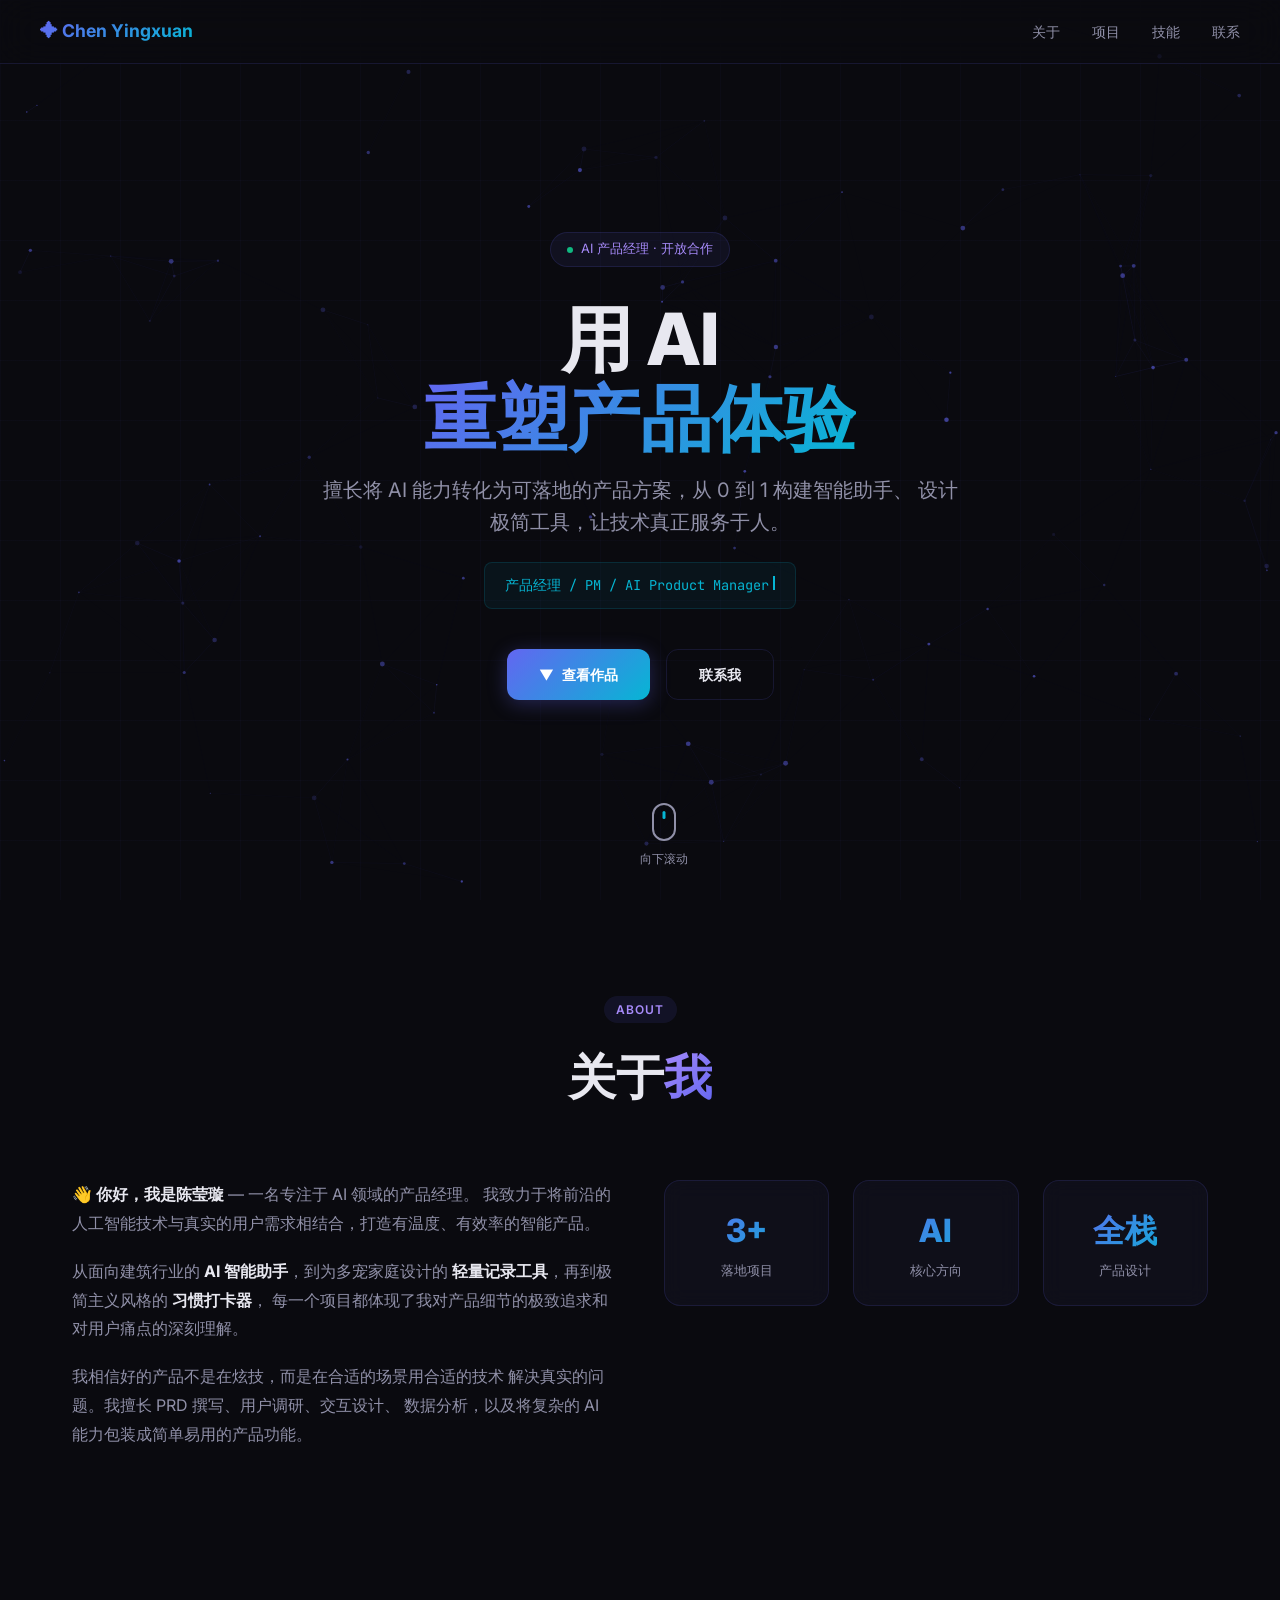
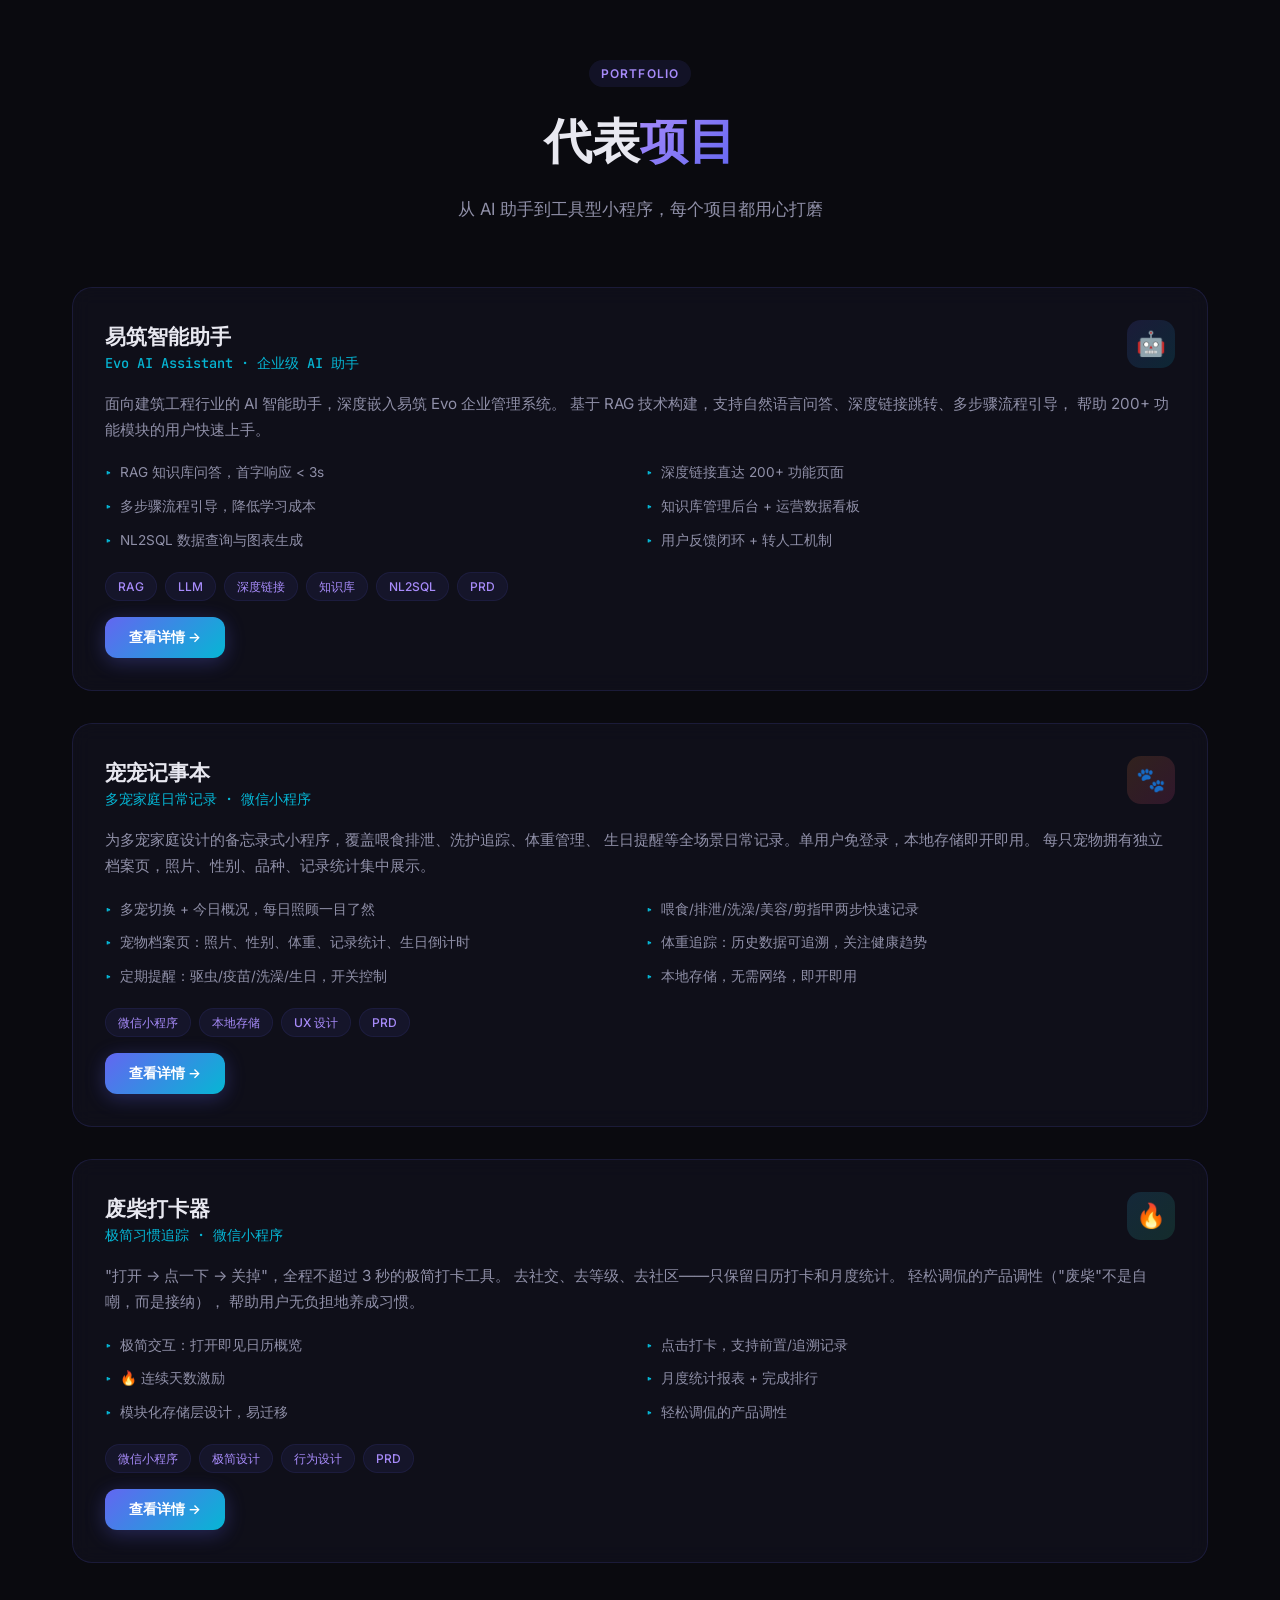
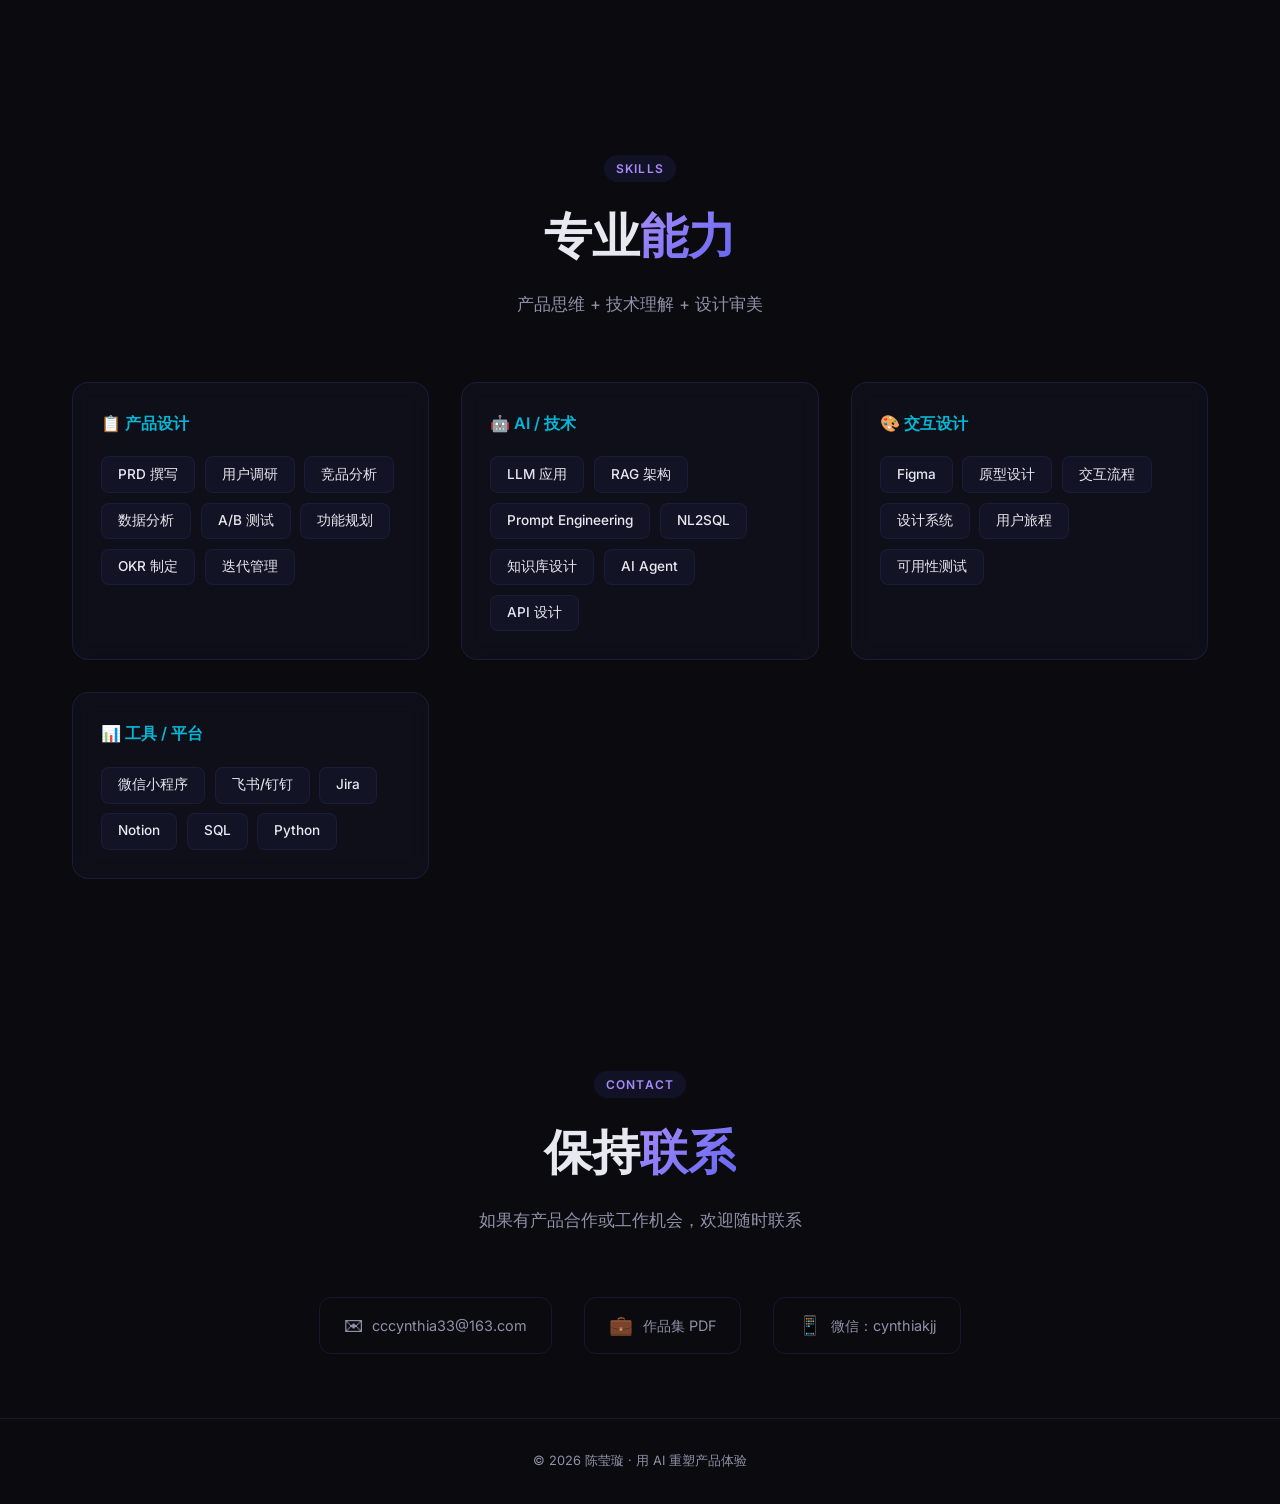
<file: index.html>
<!DOCTYPE html>
<html lang="zh-CN">
<head>
    <meta charset="UTF-8" />
    <meta name="viewport" content="width=device-width, initial-scale=1.0" />
    <title>陈莹璇 | AI 产品经理</title>
    <link rel="preconnect" href="https://fonts.googleapis.com" />
    <link rel="preconnect" href="https://fonts.gstatic.com" crossorigin />
    <link href="https://fonts.googleapis.com/css2?family=Inter:opsz,wght@14..32,300;14..32,400;14..32,500;14..32,600;14..32,700;14..32,800&family=JetBrains+Mono:wght@400;500;600&display=swap" rel="stylesheet" />
    <style>
        :root {
            --bg-primary: #0a0a0f;
            --bg-secondary: #12121a;
            --bg-card: rgba(18, 18, 30, 0.7);
            --text-primary: #e8e8f0;
            --text-secondary: #9090a8;
            --accent-1: #6366f1;
            --accent-2: #06b6d4;
            --accent-3: #a78bfa;
            --gradient-1: linear-gradient(135deg, #6366f1, #06b6d4);
            --gradient-2: linear-gradient(135deg, #a78bfa, #6366f1);
            --gradient-3: linear-gradient(135deg, #06b6d4, #10b981);
            --border-color: rgba(99, 102, 241, 0.15);
            --glow: 0 0 40px rgba(99, 102, 241, 0.15);
        }

        * { margin: 0; padding: 0; box-sizing: border-box; }
        html { scroll-behavior: smooth; }
        body {
            font-family: 'Inter', -apple-system, sans-serif;
            background: var(--bg-primary);
            color: var(--text-primary);
            line-height: 1.6;
            overflow-x: hidden;
        }

        /* ===== Canvas Particles ===== */
        #particles-canvas {
            position: fixed; top: 0; left: 0;
            width: 100vw; height: 100vh;
            z-index: 0; pointer-events: none;
        }

        /* ===== Grid Background ===== */
        .grid-bg {
            position: fixed; top: 0; left: 0;
            width: 100vw; height: 100vh;
            background-image:
                linear-gradient(rgba(99, 102, 241, 0.03) 1px, transparent 1px),
                linear-gradient(90deg, rgba(99, 102, 241, 0.03) 1px, transparent 1px);
            background-size: 60px 60px;
            z-index: 0; pointer-events: none;
        }

        /* ===== Navigation ===== */
        nav {
            position: fixed; top: 0; left: 0; right: 0;
            z-index: 100;
            padding: 0 2rem;
            height: 64px;
            display: flex; align-items: center; justify-content: center;
            backdrop-filter: blur(20px);
            background: rgba(10, 10, 15, 0.6);
            border-bottom: 1px solid var(--border-color);
            transition: transform 0.3s;
        }
        nav.hidden { transform: translateY(-100%); }
        .nav-inner {
            width: 100%; max-width: 1200px;
            display: flex; align-items: center; justify-content: space-between;
        }
        .nav-logo {
            font-weight: 700; font-size: 1.1rem;
            background: var(--gradient-1);
            -webkit-background-clip: text; -webkit-text-fill-color: transparent;
        }
        .nav-links { display: flex; gap: 2rem; list-style: none; }
        .nav-links a {
            color: var(--text-secondary); text-decoration: none;
            font-size: 0.875rem; font-weight: 500;
            transition: color 0.3s; position: relative;
        }
        .nav-links a::after {
            content: ''; position: absolute; bottom: -4px; left: 0;
            width: 0; height: 2px;
            background: var(--gradient-1);
            transition: width 0.3s;
        }
        .nav-links a:hover { color: var(--text-primary); }
        .nav-links a:hover::after { width: 100%; }

        /* ===== Main Container ===== */
        .main { position: relative; z-index: 1; }

        /* ===== Hero ===== */
        .hero {
            min-height: 100vh;
            display: flex; align-items: center; justify-content: center;
            padding: 6rem 2rem 4rem;
            position: relative;
        }
        .hero-content {
            max-width: 900px;
            text-align: center;
        }
        .hero-badge {
            display: inline-flex; align-items: center; gap: 0.5rem;
            padding: 0.4rem 1rem;
            border: 1px solid var(--border-color);
            border-radius: 100px;
            font-size: 0.8rem;
            color: var(--accent-3);
            background: rgba(99, 102, 241, 0.08);
            margin-bottom: 2rem;
            animation: fadeInUp 0.8s ease;
        }
        .hero-badge .dot {
            width: 6px; height: 6px;
            border-radius: 50%;
            background: #10b981;
            animation: pulse 2s infinite;
        }
        @keyframes pulse {
            0%, 100% { opacity: 1; }
            50% { opacity: 0.3; }
        }
        .hero h1 {
            font-size: clamp(2.5rem, 6vw, 4.5rem);
            font-weight: 800;
            line-height: 1.1;
            margin-bottom: 1rem;
            animation: fadeInUp 0.8s ease 0.1s both;
        }
        .hero h1 .gradient-text {
            background: var(--gradient-1);
            -webkit-background-clip: text; -webkit-text-fill-color: transparent;
        }
        .hero .subtitle {
            font-size: clamp(1rem, 2vw, 1.25rem);
            color: var(--text-secondary);
            max-width: 640px;
            margin: 0 auto 1.5rem;
            animation: fadeInUp 0.8s ease 0.2s both;
        }
        .hero .terminal {
            display: inline-block;
            font-family: 'JetBrains Mono', monospace;
            font-size: 0.85rem;
            color: var(--accent-2);
            background: rgba(6, 182, 212, 0.06);
            border: 1px solid rgba(6, 182, 212, 0.15);
            border-radius: 8px;
            padding: 0.75rem 1.25rem;
            margin-bottom: 2.5rem;
            animation: fadeInUp 0.8s ease 0.3s both;
        }
        .hero .terminal .cursor {
            display: inline-block;
            width: 2px; height: 1em;
            background: var(--accent-2);
            margin-left: 4px;
            animation: blink 1s step-end infinite;
        }
        @keyframes blink { 50% { opacity: 0; } }
        .hero-actions {
            display: flex; gap: 1rem; justify-content: center;
            flex-wrap: wrap;
            animation: fadeInUp 0.8s ease 0.4s both;
        }
        .btn {
            display: inline-flex; align-items: center; gap: 0.5rem;
            padding: 0.8rem 2rem;
            border-radius: 12px;
            font-weight: 600; font-size: 0.9rem;
            text-decoration: none;
            transition: all 0.3s;
            cursor: pointer; border: none;
        }
        .btn-primary {
            background: var(--gradient-1);
            color: #fff;
            box-shadow: 0 4px 20px rgba(99, 102, 241, 0.3);
        }
        .btn-primary:hover {
            transform: translateY(-2px);
            box-shadow: 0 8px 30px rgba(99, 102, 241, 0.4);
        }
        .btn-outline {
            border: 1px solid var(--border-color);
            color: var(--text-primary);
            background: transparent;
        }
        .btn-outline:hover {
            border-color: var(--accent-1);
            background: rgba(99, 102, 241, 0.08);
            transform: translateY(-2px);
        }
        .scroll-indicator {
            position: absolute; bottom: 2rem; left: 50%;
            transform: translateX(-50%);
            display: flex; flex-direction: column; align-items: center;
            gap: 0.5rem; color: var(--text-secondary);
            font-size: 0.75rem;
            animation: fadeInUp 0.8s ease 0.8s both;
        }
        .scroll-indicator .mouse {
            width: 24px; height: 38px;
            border: 2px solid var(--text-secondary);
            border-radius: 12px;
            position: relative;
        }
        .scroll-indicator .mouse::after {
            content: ''; position: absolute; top: 6px; left: 50%;
            transform: translateX(-50%);
            width: 3px; height: 8px;
            background: var(--accent-2);
            border-radius: 2px;
            animation: scrollWheel 2s infinite;
        }
        @keyframes scrollWheel {
            0%, 100% { transform: translateX(-50%) translateY(0); opacity: 1; }
            50% { transform: translateX(-50%) translateY(8px); opacity: 0.3; }
        }

        /* ===== Section ===== */
        .section {
            padding: 6rem 2rem;
            max-width: 1200px;
            margin: 0 auto;
        }
        .section-header {
            text-align: center;
            margin-bottom: 4rem;
        }
        .section-tag {
            display: inline-block;
            padding: 0.25rem 0.75rem;
            border-radius: 100px;
            font-size: 0.75rem;
            font-weight: 600;
            text-transform: uppercase;
            letter-spacing: 0.1em;
            background: rgba(99, 102, 241, 0.1);
            color: var(--accent-3);
            margin-bottom: 1rem;
        }
        .section h2 {
            font-size: clamp(2rem, 4vw, 3rem);
            font-weight: 700;
            margin-bottom: 1rem;
        }
        .section h2 .gradient-text {
            background: var(--gradient-2);
            -webkit-background-clip: text; -webkit-text-fill-color: transparent;
        }
        .section-desc {
            color: var(--text-secondary);
            font-size: 1.05rem;
            max-width: 600px;
            margin: 0 auto;
        }

        /* ===== About Section ===== */
        .about-grid {
            display: grid;
            grid-template-columns: 1fr 1fr;
            gap: 3rem;
            align-items: start;
        }
        .about-text p {
            color: var(--text-secondary);
            margin-bottom: 1.2rem;
            font-size: 1rem;
            line-height: 1.8;
        }
        .about-text p strong { color: var(--text-primary); }
        .about-stats {
            display: grid;
            grid-template-columns: repeat(3, 1fr);
            gap: 1.5rem;
        }
        .stat-card {
            background: var(--bg-card);
            border: 1px solid var(--border-color);
            border-radius: 16px;
            padding: 1.5rem;
            text-align: center;
            backdrop-filter: blur(10px);
            transition: all 0.3s;
        }
        .stat-card:hover {
            border-color: var(--accent-1);
            transform: translateY(-4px);
            box-shadow: var(--glow);
        }
        .stat-card .number {
            font-size: 2rem;
            font-weight: 800;
            background: var(--gradient-1);
            -webkit-background-clip: text; -webkit-text-fill-color: transparent;
        }
        .stat-card .label {
            font-size: 0.8rem;
            color: var(--text-secondary);
            margin-top: 0.3rem;
        }

        /* ===== Projects ===== */
        .projects-grid {
            display: grid;
            gap: 2rem;
        }
        .project-card {
            background: var(--bg-card);
            border: 1px solid var(--border-color);
            border-radius: 20px;
            padding: 2rem;
            backdrop-filter: blur(10px);
            transition: all 0.4s;
            position: relative;
            overflow: hidden;
        }
        .project-card::before {
            content: '';
            position: absolute; top: 0; left: 0; right: 0;
            height: 3px;
            background: var(--gradient-1);
            opacity: 0;
            transition: opacity 0.4s;
        }
        .project-card:hover::before { opacity: 1; }
        .project-card:hover {
            border-color: rgba(99, 102, 241, 0.3);
            transform: translateY(-4px);
            box-shadow: var(--glow);
        }
        .project-card .project-header {
            display: flex;
            justify-content: space-between;
            align-items: flex-start;
            margin-bottom: 1rem;
            flex-wrap: wrap;
            gap: 0.5rem;
        }
        .project-card .project-icon {
            width: 48px; height: 48px;
            border-radius: 14px;
            display: flex; align-items: center; justify-content: center;
            font-size: 1.5rem;
            flex-shrink: 0;
        }
        .project-card .project-title {
            font-size: 1.3rem;
            font-weight: 700;
        }
        .project-card .project-subtitle {
            color: var(--accent-2);
            font-size: 0.85rem;
            font-weight: 500;
            font-family: 'JetBrains Mono', monospace;
        }
        .project-card .project-desc {
            color: var(--text-secondary);
            font-size: 0.95rem;
            line-height: 1.7;
            margin: 1rem 0;
        }
        .project-card .project-tags {
            display: flex;
            flex-wrap: wrap;
            gap: 0.5rem;
            margin-top: 1rem;
        }
        .project-card .project-tags span {
            padding: 0.25rem 0.75rem;
            border-radius: 100px;
            font-size: 0.75rem;
            font-weight: 500;
            background: rgba(99, 102, 241, 0.08);
            color: var(--accent-3);
            border: 1px solid rgba(99, 102, 241, 0.1);
        }
        .project-card .project-highlights {
            display: grid;
            grid-template-columns: 1fr 1fr;
            gap: 0.75rem;
            margin: 1.25rem 0;
        }
        .project-card .project-highlights li {
            list-style: none;
            color: var(--text-secondary);
            font-size: 0.85rem;
            display: flex; align-items: center; gap: 0.5rem;
        }
        .project-card .project-highlights li::before {
            content: '▸';
            color: var(--accent-2);
        }

        /* ===== Skills ===== */
        .skills-grid {
            display: grid;
            grid-template-columns: repeat(auto-fit, minmax(300px, 1fr));
            gap: 2rem;
        }
        .skill-group {
            background: var(--bg-card);
            border: 1px solid var(--border-color);
            border-radius: 16px;
            padding: 1.75rem;
            backdrop-filter: blur(10px);
        }
        .skill-group h3 {
            font-size: 1rem;
            font-weight: 600;
            color: var(--accent-2);
            margin-bottom: 1.25rem;
            display: flex; align-items: center; gap: 0.5rem;
        }
        .skill-items {
            display: flex;
            flex-wrap: wrap;
            gap: 0.6rem;
        }
        .skill-items .skill-tag {
            padding: 0.4rem 1rem;
            border-radius: 8px;
            font-size: 0.85rem;
            font-weight: 500;
            background: rgba(99, 102, 241, 0.06);
            border: 1px solid rgba(99, 102, 241, 0.1);
            color: var(--text-primary);
            transition: all 0.3s;
        }
        .skill-items .skill-tag:hover {
            background: rgba(99, 102, 241, 0.15);
            border-color: var(--accent-1);
            transform: translateY(-2px);
        }

        /* ===== Contact ===== */
        .contact-section {
            text-align: center;
            padding-bottom: 4rem;
        }
        .contact-links {
            display: flex;
            justify-content: center;
            gap: 2rem;
            flex-wrap: wrap;
            margin-top: 2rem;
        }
        .contact-link {
            display: flex; align-items: center; gap: 0.6rem;
            color: var(--text-secondary);
            text-decoration: none;
            padding: 0.75rem 1.5rem;
            border: 1px solid var(--border-color);
            border-radius: 12px;
            transition: all 0.3s;
            font-size: 0.9rem;
        }
        .contact-link:hover {
            color: var(--text-primary);
            border-color: var(--accent-1);
            background: rgba(99, 102, 241, 0.06);
            transform: translateY(-2px);
        }
        .contact-link .icon { font-size: 1.2rem; }

        /* ===== Footer ===== */
        footer {
            text-align: center;
            padding: 2rem;
            color: var(--text-secondary);
            font-size: 0.8rem;
            border-top: 1px solid var(--border-color);
        }

        /* ===== Animations ===== */
        @keyframes fadeInUp {
            from { opacity: 0; transform: translateY(30px); }
            to { opacity: 1; transform: translateY(0); }
        }
        .reveal {
            opacity: 0;
            transform: translateY(40px);
            transition: all 0.8s ease;
        }
        .reveal.visible {
            opacity: 1;
            transform: translateY(0);
        }

        /* ===== Responsive ===== */
        @media (max-width: 768px) {
            .nav-links { display: none; }
            .about-grid { grid-template-columns: 1fr; }
            .about-stats { grid-template-columns: repeat(3, 1fr); }
            .project-card .project-highlights { grid-template-columns: 1fr; }
            .section { padding: 4rem 1.25rem; }
            .hero { padding: 5rem 1.25rem 3rem; }
        }
        @media (max-width: 480px) {
            .about-stats { grid-template-columns: 1fr; }
            .skills-grid { grid-template-columns: 1fr; }
            .contact-links { flex-direction: column; align-items: center; }
        }
    </style>
</head>
<body>

<canvas id="particles-canvas"></canvas>
<div class="grid-bg"></div>

<!-- Navigation -->
<nav id="navbar">
    <div class="nav-inner">
        <span class="nav-logo">✦ Chen Yingxuan</span>
        <ul class="nav-links">
            <li><a href="#about">关于</a></li>
            <li><a href="#projects">项目</a></li>
            <li><a href="#skills">技能</a></li>
            <li><a href="#contact">联系</a></li>
        </ul>
    </div>
</nav>

<div class="main">

<!-- Hero -->
<section class="hero" id="hero">
    <div class="hero-content">
        <div class="hero-badge">
            <span class="dot"></span>
            AI 产品经理 · 开放合作
        </div>
        <h1>
            用 AI<br/>
            <span class="gradient-text">重塑产品体验</span>
        </h1>
        <p class="subtitle">
            擅长将 AI 能力转化为可落地的产品方案，从 0 到 1 构建智能助手、
            设计极简工具，让技术真正服务于人。
        </p>
        <div class="terminal">
            <span id="typing-text"></span><span class="cursor"></span>
        </div>
        <div class="hero-actions">
            <a href="#projects" class="btn btn-primary">
                <span>▼</span> 查看作品
            </a>
            <a href="#contact" class="btn btn-outline">
                联系我
            </a>
        </div>
    </div>
    <div class="scroll-indicator">
        <div class="mouse"></div>
        <span>向下滚动</span>
    </div>
</section>

<!-- About -->
<section class="section" id="about">
    <div class="section-header reveal">
        <div class="section-tag">About</div>
        <h2>关于<span class="gradient-text">我</span></h2>
    </div>
    <div class="about-grid">
        <div class="about-text reveal">
            <p>
                <strong>👋 你好，我是陈莹璇</strong> — 一名专注于 AI 领域的产品经理。
                我致力于将前沿的人工智能技术与真实的用户需求相结合，打造有温度、有效率的智能产品。
            </p>
            <p>
                从面向建筑行业的 <strong>AI 智能助手</strong>，到为多宠家庭设计的
                <strong>轻量记录工具</strong>，再到极简主义风格的 <strong>习惯打卡器</strong>，
                每一个项目都体现了我对产品细节的极致追求和对用户痛点的深刻理解。
            </p>
            <p>
                我相信好的产品不是在炫技，而是在合适的场景用合适的技术
                解决真实的问题。我擅长 PRD 撰写、用户调研、交互设计、
                数据分析，以及将复杂的 AI 能力包装成简单易用的产品功能。
            </p>
        </div>
        <div class="about-stats reveal">
            <div class="stat-card">
                <div class="number">3+</div>
                <div class="label">落地项目</div>
            </div>
            <div class="stat-card">
                <div class="number">AI</div>
                <div class="label">核心方向</div>
            </div>
            <div class="stat-card">
                <div class="number">全栈</div>
                <div class="label">产品设计</div>
            </div>
        </div>
    </div>
</section>

<!-- Projects -->
<section class="section" id="projects">
    <div class="section-header reveal">
        <div class="section-tag">Portfolio</div>
        <h2>代表<span class="gradient-text">项目</span></h2>
        <p class="section-desc">从 AI 助手到工具型小程序，每个项目都用心打磨</p>
    </div>

    <div class="projects-grid">

        <!-- Project 1 -->
        <div class="project-card reveal">
            <div class="project-header">
                <div>
                    <div class="project-title">易筑智能助手</div>
                    <div class="project-subtitle">Evo AI Assistant · 企业级 AI 助手</div>
                </div>
                <div class="project-icon" style="background:linear-gradient(135deg,rgba(99,102,241,0.15),rgba(6,182,212,0.15));">
                    🤖
                </div>
            </div>
            <p class="project-desc">
                面向建筑工程行业的 AI 智能助手，深度嵌入易筑 Evo 企业管理系统。
                基于 RAG 技术构建，支持自然语言问答、深度链接跳转、多步骤流程引导，
                帮助 200+ 功能模块的用户快速上手。
            </p>
            <ul class="project-highlights">
                <li>RAG 知识库问答，首字响应 &lt; 3s</li>
                <li>深度链接直达 200+ 功能页面</li>
                <li>多步骤流程引导，降低学习成本</li>
                <li>知识库管理后台 + 运营数据看板</li>
                <li>NL2SQL 数据查询与图表生成</li>
                <li>用户反馈闭环 + 转人工机制</li>
            </ul>
            <div class="project-tags">
                <span>RAG</span><span>LLM</span><span>深度链接</span>
                <span>知识库</span><span>NL2SQL</span><span>PRD</span>
            </div>
            <a href="project-evo.html" class="btn btn-primary" style="padding:0.6rem 1.5rem;font-size:0.85rem;margin-top:1rem;display:inline-flex;text-decoration:none;">查看详情 →</a>
        </div>

        <!-- Project 2 -->
        <div class="project-card reveal">
            <div class="project-header">
                <div>
                    <div class="project-title">宠宠记事本</div>
                    <div class="project-subtitle">多宠家庭日常记录 · 微信小程序</div>
                </div>
                <div class="project-icon" style="background:linear-gradient(135deg,rgba(251,146,60,0.15),rgba(236,72,153,0.15));">
                    🐾
                </div>
            </div>
            <p class="project-desc">
                为多宠家庭设计的备忘录式小程序，覆盖喂食排泄、洗护追踪、体重管理、
                生日提醒等全场景日常记录。单用户免登录，本地存储即开即用。
                每只宠物拥有独立档案页，照片、性别、品种、记录统计集中展示。
            </p>
            <ul class="project-highlights">
                <li>多宠切换 + 今日概况，每日照顾一目了然</li>
                <li>喂食/排泄/洗澡/美容/剪指甲两步快速记录</li>
                <li>宠物档案页：照片、性别、体重、记录统计、生日倒计时</li>
                <li>体重追踪：历史数据可追溯，关注健康趋势</li>
                <li>定期提醒：驱虫/疫苗/洗澡/生日，开关控制</li>
                <li>本地存储，无需网络，即开即用</li>
            </ul>
            <div class="project-tags">
                <span>微信小程序</span><span>本地存储</span>
                <span>UX 设计</span><span>PRD</span>
            </div>
            <a href="project-pet.html" class="btn btn-primary" style="padding:0.6rem 1.5rem;font-size:0.85rem;margin-top:1rem;display:inline-flex;text-decoration:none;">查看详情 →</a>
        </div>

        <!-- Project 3 -->
        <div class="project-card reveal">
            <div class="project-header">
                <div>
                    <div class="project-title">废柴打卡器</div>
                    <div class="project-subtitle">极简习惯追踪 · 微信小程序</div>
                </div>
                <div class="project-icon" style="background:linear-gradient(135deg,rgba(56,189,248,0.15),rgba(52,211,153,0.15));">
                    🔥
                </div>
            </div>
            <p class="project-desc">
                "打开 → 点一下 → 关掉"，全程不超过 3 秒的极简打卡工具。
                去社交、去等级、去社区——只保留日历打卡和月度统计。
                轻松调侃的产品调性（"废柴"不是自嘲，而是接纳），
                帮助用户无负担地养成习惯。
            </p>
            <ul class="project-highlights">
                <li>极简交互：打开即见日历概览</li>
                <li>点击打卡，支持前置/追溯记录</li>
                <li>🔥 连续天数激励</li>
                <li>月度统计报表 + 完成排行</li>
                <li>模块化存储层设计，易迁移</li>
                <li>轻松调侃的产品调性</li>
            </ul>
            <div class="project-tags">
                <span>微信小程序</span><span>极简设计</span>
                <span>行为设计</span><span>PRD</span>
            </div>
            <a href="project-checkin.html" class="btn btn-primary" style="padding:0.6rem 1.5rem;font-size:0.85rem;margin-top:1rem;display:inline-flex;text-decoration:none;">查看详情 →</a>
        </div>
    </div>
</section>

<!-- Skills -->
<section class="section" id="skills">
    <div class="section-header reveal">
        <div class="section-tag">Skills</div>
        <h2>专业<span class="gradient-text">能力</span></h2>
        <p class="section-desc">产品思维 + 技术理解 + 设计审美</p>
    </div>

    <div class="skills-grid">
        <div class="skill-group reveal">
            <h3>📋 产品设计</h3>
            <div class="skill-items">
                <span class="skill-tag">PRD 撰写</span>
                <span class="skill-tag">用户调研</span>
                <span class="skill-tag">竞品分析</span>
                <span class="skill-tag">数据分析</span>
                <span class="skill-tag">A/B 测试</span>
                <span class="skill-tag">功能规划</span>
                <span class="skill-tag">OKR 制定</span>
                <span class="skill-tag">迭代管理</span>
            </div>
        </div>
        <div class="skill-group reveal">
            <h3>🤖 AI / 技术</h3>
            <div class="skill-items">
                <span class="skill-tag">LLM 应用</span>
                <span class="skill-tag">RAG 架构</span>
                <span class="skill-tag">Prompt Engineering</span>
                <span class="skill-tag">NL2SQL</span>
                <span class="skill-tag">知识库设计</span>
                <span class="skill-tag">AI Agent</span>
                <span class="skill-tag">API 设计</span>
            </div>
        </div>
        <div class="skill-group reveal">
            <h3>🎨 交互设计</h3>
            <div class="skill-items">
                <span class="skill-tag">Figma</span>
                <span class="skill-tag">原型设计</span>
                <span class="skill-tag">交互流程</span>
                <span class="skill-tag">设计系统</span>
                <span class="skill-tag">用户旅程</span>
                <span class="skill-tag">可用性测试</span>
            </div>
        </div>
        <div class="skill-group reveal">
            <h3>📊 工具 / 平台</h3>
            <div class="skill-items">
                <span class="skill-tag">微信小程序</span>
                <span class="skill-tag">飞书/钉钉</span>
                <span class="skill-tag">Jira</span>
                <span class="skill-tag">Notion</span>
                <span class="skill-tag">SQL</span>
                <span class="skill-tag">Python</span>
            </div>
        </div>
    </div>
</section>

<!-- Contact -->
<section class="section contact-section" id="contact">
    <div class="section-header reveal">
        <div class="section-tag">Contact</div>
        <h2>保持<span class="gradient-text">联系</span></h2>
        <p class="section-desc">如果有产品合作或工作机会，欢迎随时联系</p>
    </div>
    <div class="contact-links reveal">
        <a href="mailto:cccynthia33@163.com" class="contact-link">
            <span class="icon">✉</span> cccynthia33@163.com
        </a>
        <a href="#" class="contact-link">
            <span class="icon">💼</span> 作品集 PDF
        </a>
        <a href="#" class="contact-link">
            <span class="icon">📱</span> 微信：cynthiakjj
        </a>
    </div>
</section>

</div>

<footer>
    <p>© 2026 陈莹璇 · 用 AI 重塑产品体验</p>
</footer>

<script>
// ===== Particles Canvas =====
const canvas = document.getElementById('particles-canvas');
const ctx = canvas.getContext('2d');
let particles = [];
let mouseX = 0, mouseY = 0;

function resizeCanvas() {
    canvas.width = window.innerWidth;
    canvas.height = window.innerHeight;
}
resizeCanvas();
window.addEventListener('resize', resizeCanvas);

class Particle {
    constructor() {
        this.reset();
    }
    reset() {
        this.x = Math.random() * canvas.width;
        this.y = Math.random() * canvas.height;
        this.size = Math.random() * 2 + 0.5;
        this.speedX = (Math.random() - 0.5) * 0.5;
        this.speedY = (Math.random() - 0.5) * 0.5;
        this.opacity = Math.random() * 0.5 + 0.1;
    }
    update() {
        this.x += this.speedX;
        this.y += this.speedY;
        const dx = mouseX - this.x;
        const dy = mouseY - this.y;
        const dist = Math.sqrt(dx * dx + dy * dy);
        if (dist < 200) {
            this.x -= dx * 0.002;
            this.y -= dy * 0.002;
        }
        if (this.x < 0 || this.x > canvas.width) this.speedX *= -1;
        if (this.y < 0 || this.y > canvas.height) this.speedY *= -1;
    }
    draw() {
        ctx.beginPath();
        ctx.arc(this.x, this.y, this.size, 0, Math.PI * 2);
        ctx.fillStyle = `rgba(99, 102, 241, ${this.opacity})`;
        ctx.fill();
    }
}

for (let i = 0; i < 100; i++) particles.push(new Particle());

function drawLines() {
    for (let i = 0; i < particles.length; i++) {
        for (let j = i + 1; j < particles.length; j++) {
            const dx = particles[i].x - particles[j].x;
            const dy = particles[i].y - particles[j].y;
            const dist = Math.sqrt(dx * dx + dy * dy);
            if (dist < 150) {
                ctx.beginPath();
                ctx.moveTo(particles[i].x, particles[i].y);
                ctx.lineTo(particles[j].x, particles[j].y);
                ctx.strokeStyle = `rgba(99, 102, 241, ${0.06 * (1 - dist / 150)})`;
                ctx.stroke();
            }
        }
    }
}

function animateParticles() {
    ctx.clearRect(0, 0, canvas.width, canvas.height);
    particles.forEach(p => { p.update(); p.draw(); });
    drawLines();
    requestAnimationFrame(animateParticles);
}
animateParticles();

document.addEventListener('mousemove', e => {
    mouseX = e.clientX;
    mouseY = e.clientY;
});

// ===== Typing Effect =====
const texts = [
    '产品经理 / PM / AI Product Manager',
    '擅长把 AI 装进产品里',
    '从 PRD 到落地的全流程选手',
    '让技术有温度，让产品有灵魂'
];
let textIndex = 0, charIndex = 0, isDeleting = false;
const typingEl = document.getElementById('typing-text');

function typeEffect() {
    const current = texts[textIndex];
    if (!isDeleting) {
        typingEl.textContent = current.substring(0, charIndex + 1);
        charIndex++;
        if (charIndex === current.length) {
            setTimeout(() => { isDeleting = true; }, 2000);
            setTimeout(typeEffect, 2000);
            return;
        }
        setTimeout(typeEffect, 60);
    } else {
        typingEl.textContent = current.substring(0, charIndex - 1);
        charIndex--;
        if (charIndex === 0) {
            isDeleting = false;
            textIndex = (textIndex + 1) % texts.length;
            setTimeout(typeEffect, 500);
            return;
        }
        setTimeout(typeEffect, 30);
    }
}
typeEffect();

// ===== Navbar Hide/Show =====
let lastScroll = 0;
const navbar = document.getElementById('navbar');
window.addEventListener('scroll', () => {
    const current = window.scrollY;
    if (current > lastScroll && current > 100) {
        navbar.classList.add('hidden');
    } else {
        navbar.classList.remove('hidden');
    }
    lastScroll = current;
});

// ===== Scroll Reveal =====
const revealElements = document.querySelectorAll('.reveal');
const observer = new IntersectionObserver((entries) => {
    entries.forEach(entry => {
        if (entry.isIntersecting) {
            entry.target.classList.add('visible');
        }
    });
}, { threshold: 0.1, rootMargin: '0px 0px -50px 0px' });

revealElements.forEach(el => observer.observe(el));
</script>

</body>
</html>
</file>
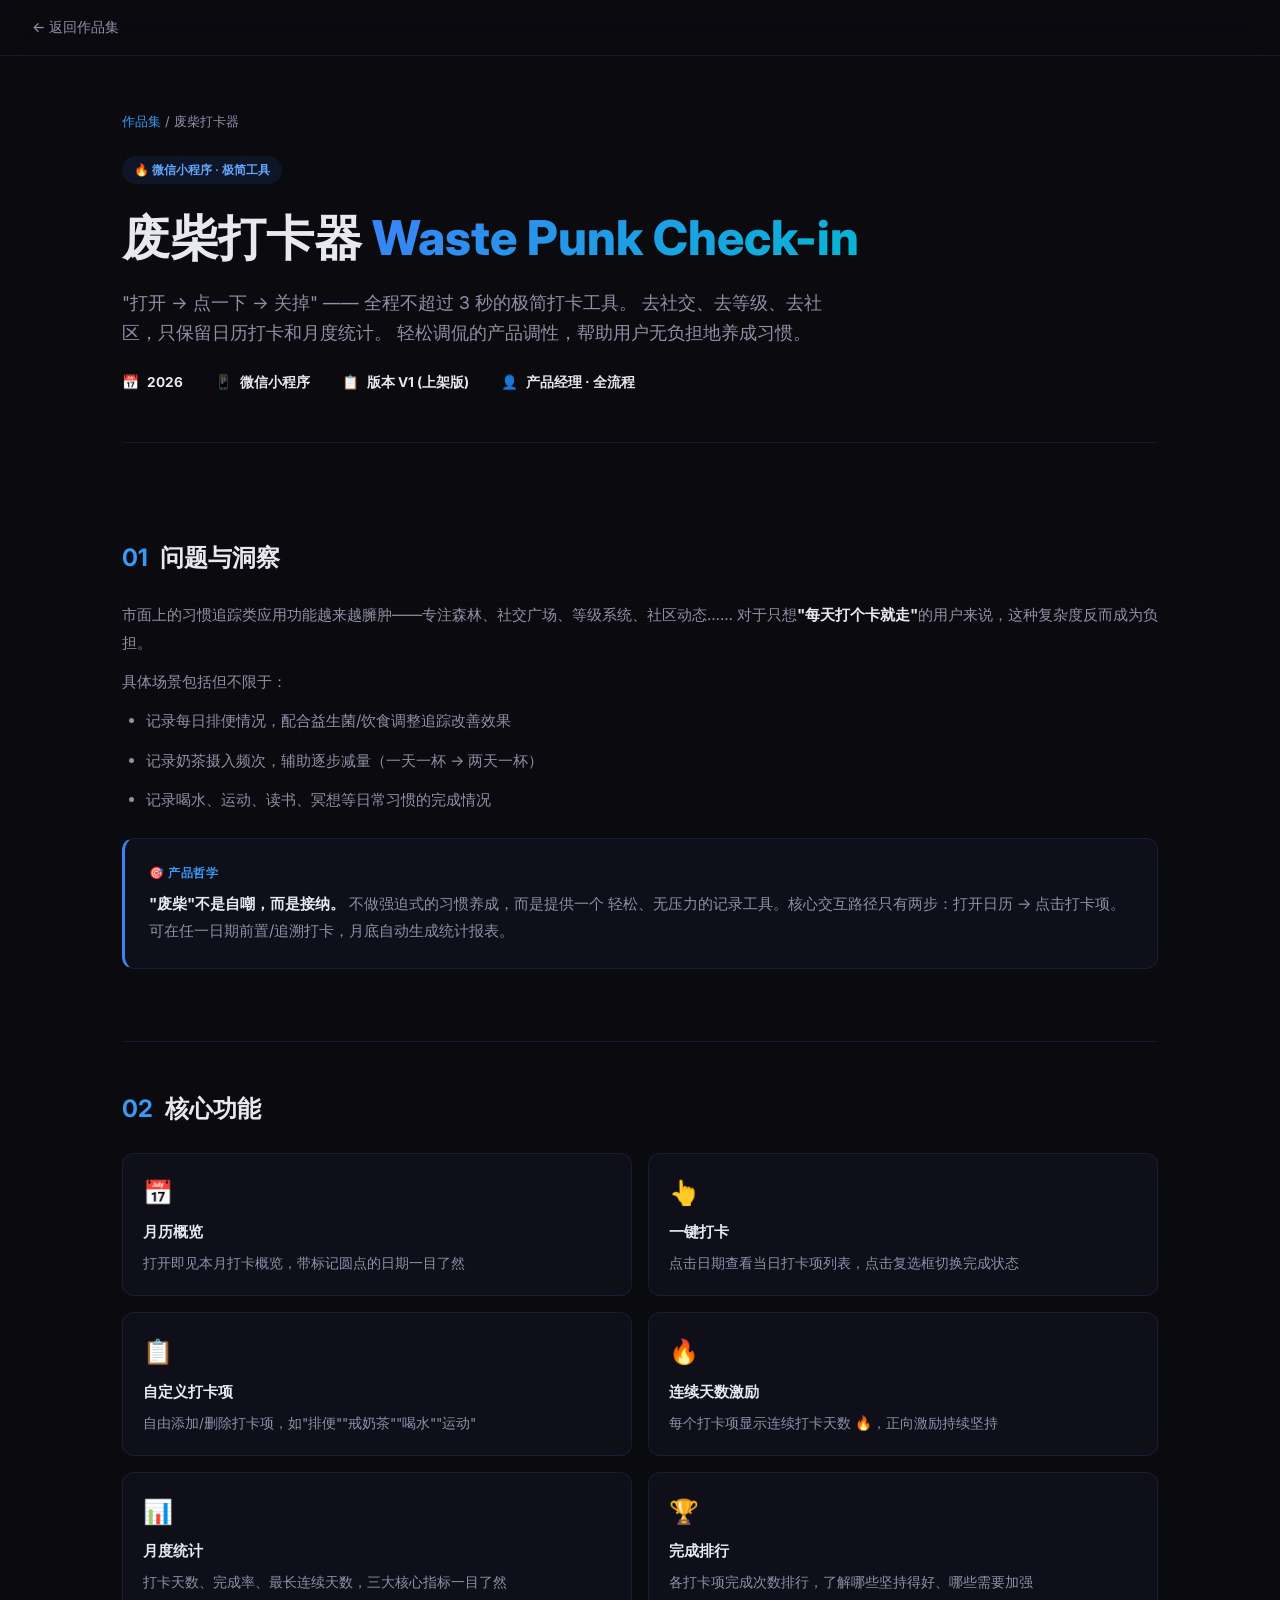
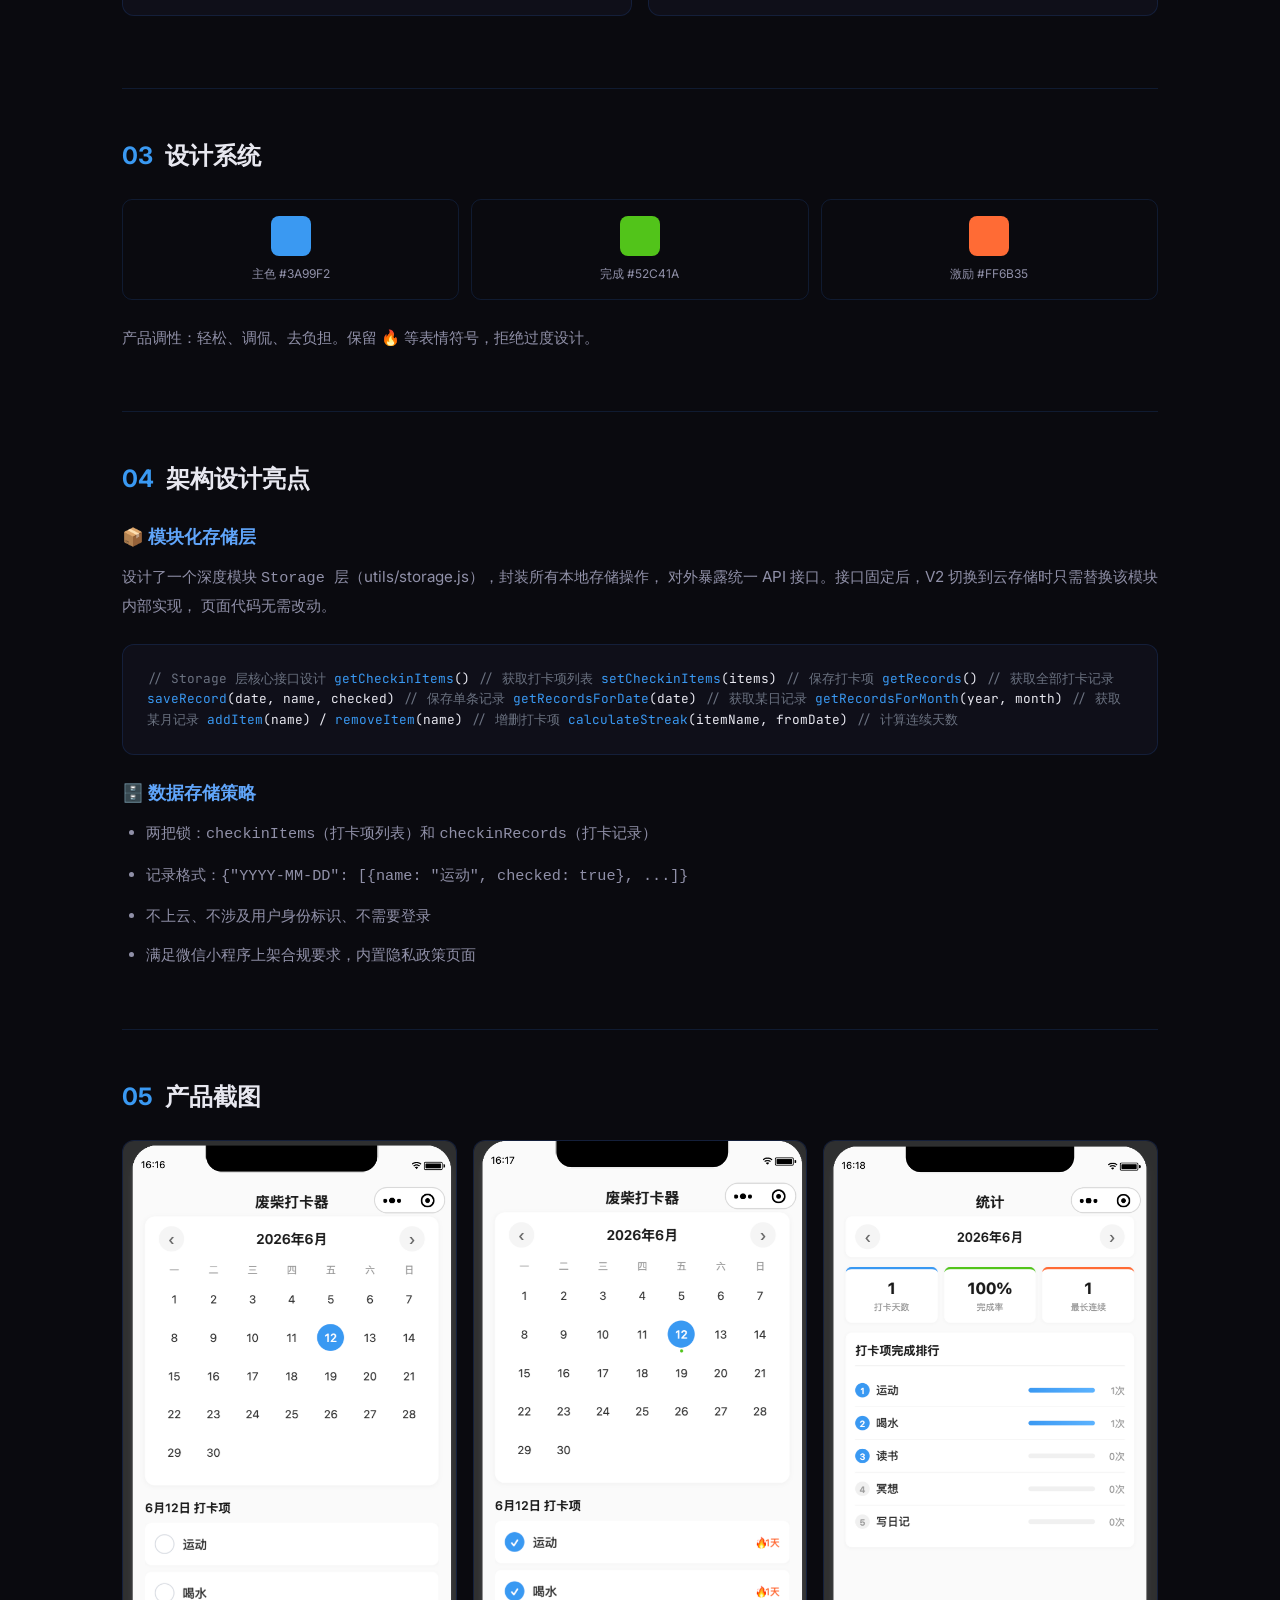
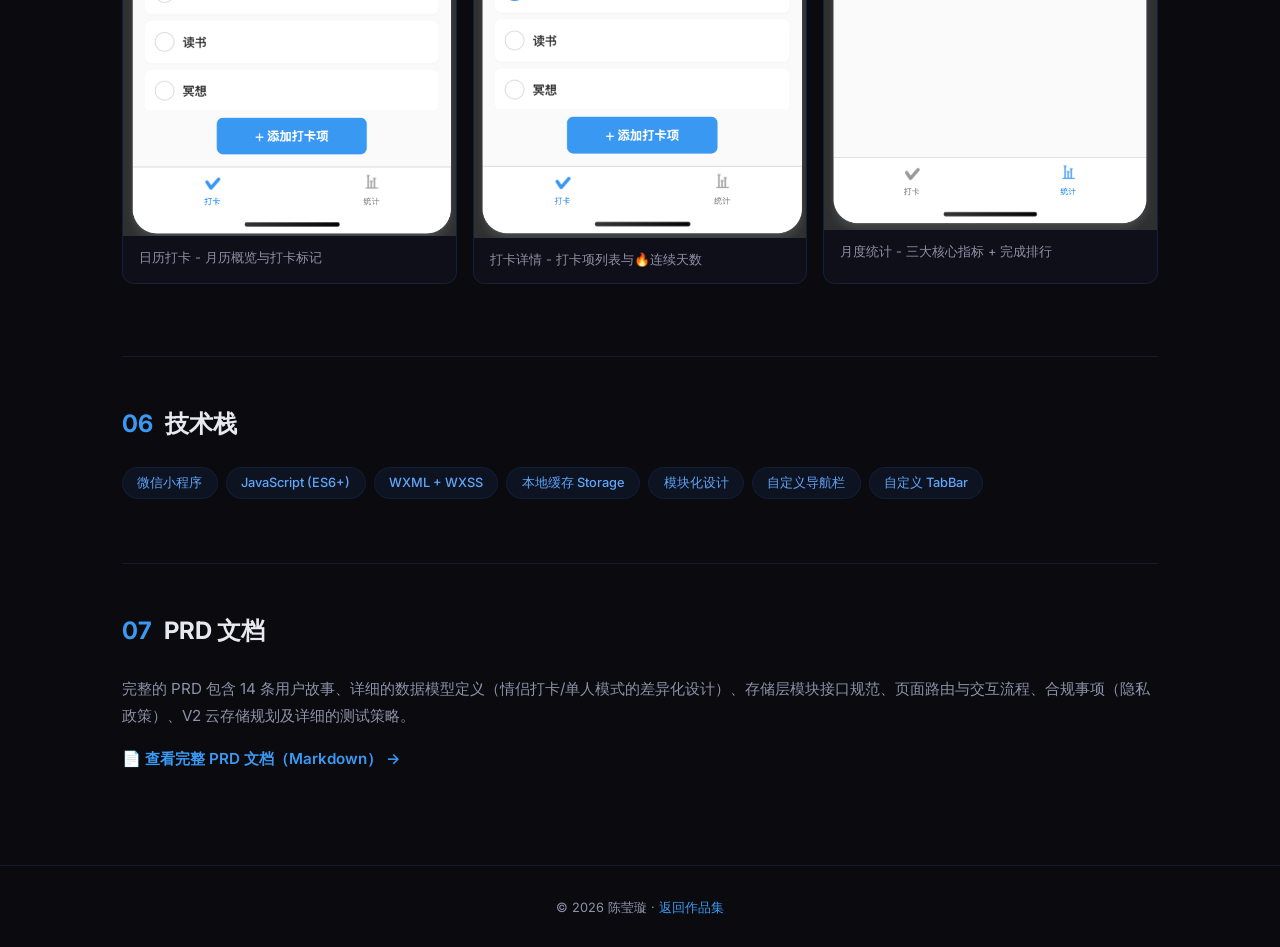
<file: project-checkin.html>
<!DOCTYPE html>
<html lang="zh-CN">
<head>
    <meta charset="UTF-8" />
    <meta name="viewport" content="width=device-width, initial-scale=1.0" />
    <title>废柴打卡器 - 陈莹璇 | AI 产品经理</title>
    <link rel="preconnect" href="https://fonts.googleapis.com" />
    <link rel="preconnect" href="https://fonts.gstatic.com" crossorigin />
    <link href="https://fonts.googleapis.com/css2?family=Inter:opsz,wght@14..32,300;14..32,400;14..32,500;14..32,600;14..32,700;14..32,800&family=JetBrains+Mono:wght@400;500;600&display=swap" rel="stylesheet" />
    <style>
        :root {
            --bg-primary: #0a0a0f; --bg-secondary: #12121a;
            --bg-card: rgba(18,18,30,0.7);
            --text-primary: #e8e8f0; --text-secondary: #9090a8;
            --accent-1: #3b82f6; --accent-2: #3A99F2; --accent-3: #60a5fa;
            --gradient-1: linear-gradient(135deg,#3b82f6,#06b6d4);
            --gradient-2: linear-gradient(135deg,#60a5fa,#3b82f6);
            --border-color: rgba(59,130,246,0.15);
            --glow: 0 0 40px rgba(59,130,246,0.15);
        }
        * { margin:0; padding:0; box-sizing:border-box; }
        html { scroll-behavior:smooth; }
        body {
            font-family:'Inter',-apple-system,sans-serif;
            background:var(--bg-primary); color:var(--text-primary);
            line-height:1.6;
        }
        .grid-bg {
            position:fixed; top:0; left:0; width:100vw; height:100vh;
            background-image:linear-gradient(rgba(59,130,246,0.03) 1px, transparent 1px),
                linear-gradient(90deg, rgba(59,130,246,0.03) 1px, transparent 1px);
            background-size:60px 60px; z-index:0; pointer-events:none;
        }
        .top-bar {
            position:fixed; top:0; left:0; right:0; z-index:100;
            height:56px; display:flex; align-items:center;
            backdrop-filter:blur(20px); background:rgba(10,10,15,0.6);
            border-bottom:1px solid var(--border-color); padding:0 2rem;
        }
        .top-bar a {
            color:var(--text-secondary); text-decoration:none;
            font-size:0.875rem; font-weight:500;
            display:flex; align-items:center; gap:0.5rem; transition:color 0.3s;
        }
        .top-bar a:hover { color:var(--text-primary); }
        .main { position:relative; z-index:1; max-width:1100px; margin:0 auto; padding:0 2rem; }

        .project-hero {
            padding:7rem 0 3rem; border-bottom:1px solid var(--border-color); margin-bottom:3rem;
        }
        .project-hero .breadcrumb { font-size:0.8rem; color:var(--text-secondary); margin-bottom:1.5rem; }
        .project-hero .breadcrumb a { color:var(--accent-2); text-decoration:none; }
        .project-hero .breadcrumb a:hover { text-decoration:underline; }
        .project-hero .badge {
            display:inline-block; padding:0.25rem 0.75rem; border-radius:100px;
            font-size:0.75rem; font-weight:600;
            background:rgba(59,130,246,0.1); color:var(--accent-3); margin-bottom:1rem;
        }
        .project-hero h1 { font-size:clamp(2rem,4vw,3rem); font-weight:800; margin-bottom:0.75rem; }
        .project-hero h1 .gradient-text {
            background:var(--gradient-1);
            -webkit-background-clip:text; -webkit-text-fill-color:transparent;
        }
        .project-hero .subtitle {
            font-size:1.1rem; color:var(--text-secondary); max-width:700px; line-height:1.7;
        }
        .project-meta {
            display:flex; gap:2rem; flex-wrap:wrap; margin-top:1.5rem;
        }
        .project-meta .meta-item {
            display:flex; align-items:center; gap:0.5rem;
            font-size:0.85rem; color:var(--text-secondary);
        }
        .project-meta .meta-item strong { color:var(--text-primary); }

        .detail-section { padding:3rem 0; border-bottom:1px solid var(--border-color); }
        .detail-section:last-of-type { border-bottom:none; }
        .detail-section h2 {
            font-size:1.5rem; font-weight:700; margin-bottom:1.5rem;
            display:flex; align-items:center; gap:0.75rem;
        }
        .detail-section h2 .accent { color:var(--accent-2); }
        .detail-section h3 { font-size:1.1rem; font-weight:600; margin:1.5rem 0 0.75rem; color:var(--accent-3); }
        .detail-section p, .detail-section li {
            color:var(--text-secondary); font-size:0.95rem; line-height:1.8; margin-bottom:0.75rem;
        }
        .detail-section ul, .detail-section ol { padding-left:1.5rem; }
        .detail-section strong { color:var(--text-primary); }

        .prd-block {
            background:var(--bg-card); border:1px solid var(--border-color);
            border-left:3px solid var(--accent-1); border-radius:12px;
            padding:1.5rem; margin:1.5rem 0;
        }
        .prd-block .prd-label {
            font-size:0.75rem; font-weight:600; text-transform:uppercase;
            letter-spacing:0.05em; color:var(--accent-2); margin-bottom:0.5rem;
        }

        .metrics-grid {
            display:grid; grid-template-columns:repeat(auto-fit,minmax(180px,1fr));
            gap:1rem; margin:1.5rem 0;
        }
        .metric-card {
            background:var(--bg-card); border:1px solid var(--border-color);
            border-radius:12px; padding:1.25rem; text-align:center;
        }
        .metric-card .value {
            font-size:1.5rem; font-weight:800;
            background:var(--gradient-2);
            -webkit-background-clip:text; -webkit-text-fill-color:transparent;
        }
        .metric-card .label { font-size:0.8rem; color:var(--text-secondary); margin-top:0.25rem; }

        .feature-grid { display:grid; grid-template-columns:1fr 1fr; gap:1rem; margin:1.5rem 0; }
        .feature-item {
            background:var(--bg-card); border:1px solid var(--border-color);
            border-radius:12px; padding:1.25rem;
        }
        .feature-item .icon { font-size:1.5rem; margin-bottom:0.5rem; }
        .feature-item h4 { font-size:0.95rem; font-weight:600; margin-bottom:0.4rem; }
        .feature-item p { font-size:0.85rem; margin-bottom:0; }

        .gallery {
            display:grid; grid-template-columns:repeat(auto-fit,minmax(280px,1fr));
            gap:1rem; margin:1.5rem 0;
        }
        .gallery-item {
            border-radius:12px; overflow:hidden;
            border:1px solid var(--border-color); background:var(--bg-card);
        }
        .gallery-item img {
            width:100%; height:auto; display:block;
        }
        .gallery-item .caption { padding:0.75rem 1rem; font-size:0.8rem; color:var(--text-secondary); }

        .tech-tags { display:flex; flex-wrap:wrap; gap:0.5rem; margin:1rem 0; }
        .tech-tags span {
            padding:0.3rem 0.9rem; border-radius:100px; font-size:0.8rem; font-weight:500;
            background:rgba(59,130,246,0.08); color:var(--accent-3);
            border:1px solid rgba(59,130,246,0.1);
        }

        .design-tokens {
            display:grid; grid-template-columns:repeat(auto-fit,minmax(120px,1fr));
            gap:0.75rem; margin:1.5rem 0;
        }
        .token-swatch {
            text-align:center; padding:1rem;
            border-radius:10px; border:1px solid var(--border-color);
        }
        .token-swatch .color-box {
            width:40px; height:40px; border-radius:8px;
            margin:0 auto 0.5rem;
        }
        .token-swatch .name { font-size:0.75rem; color:var(--text-secondary); }

        .storage-code {
            background:var(--bg-card); border:1px solid var(--border-color);
            border-radius:12px; padding:1.5rem; margin:1.5rem 0;
            font-family:'JetBrains Mono',monospace; font-size:0.8rem; line-height:1.6;
            overflow-x:auto;
        }
        .storage-code .comment { color:#6b7280; }
        .storage-code .fn { color:var(--accent-2); }

        footer {
            text-align:center; padding:2rem; color:var(--text-secondary);
            font-size:0.8rem; border-top:1px solid var(--border-color); margin-top:2rem;
        }

        @media (max-width:768px) {
            .feature-grid { grid-template-columns:1fr; }
            .project-hero { padding-top:5rem; }
            .main { padding:0 1.25rem; }
        }
    </style>
</head>
<body>
<div class="grid-bg"></div>

<div class="top-bar">
    <a href="portfolio.html">← 返回作品集</a>
</div>

<div class="main">

<div class="project-hero">
    <div class="breadcrumb"><a href="portfolio.html">作品集</a> / 废柴打卡器</div>
    <div class="badge">🔥 微信小程序 · 极简工具</div>
    <h1>废柴打卡器 <span class="gradient-text">Waste Punk Check-in</span></h1>
    <p class="subtitle">
        "打开 → 点一下 → 关掉" —— 全程不超过 3 秒的极简打卡工具。
        去社交、去等级、去社区，只保留日历打卡和月度统计。
        轻松调侃的产品调性，帮助用户无负担地养成习惯。
    </p>
    <div class="project-meta">
        <div class="meta-item">📅 <strong>2026</strong></div>
        <div class="meta-item">📱 <strong>微信小程序</strong></div>
        <div class="meta-item">📋 <strong>版本 V1 (上架版)</strong></div>
        <div class="meta-item">👤 <strong>产品经理 · 全流程</strong></div>
    </div>
</div>

<!-- Problem -->
<div class="detail-section">
    <h2><span class="accent">01</span> 问题与洞察</h2>
    <p>
        市面上的习惯追踪类应用功能越来越臃肿——专注森林、社交广场、等级系统、社区动态……
        对于只想<strong>"每天打个卡就走"</strong>的用户来说，这种复杂度反而成为负担。
    </p>
    <p>具体场景包括但不限于：</p>
    <ul>
        <li>记录每日排便情况，配合益生菌/饮食调整追踪改善效果</li>
        <li>记录奶茶摄入频次，辅助逐步减量（一天一杯 → 两天一杯）</li>
        <li>记录喝水、运动、读书、冥想等日常习惯的完成情况</li>
    </ul>
    <div class="prd-block">
        <div class="prd-label">🎯 产品哲学</div>
        <p style="margin-bottom:0;">
            <strong>"废柴"不是自嘲，而是接纳。</strong> 不做强迫式的习惯养成，而是提供一个
            轻松、无压力的记录工具。核心交互路径只有两步：打开日历 → 点击打卡项。
            可在任一日期前置/追溯打卡，月底自动生成统计报表。
        </p>
    </div>
</div>

<!-- Features -->
<div class="detail-section">
    <h2><span class="accent">02</span> 核心功能</h2>
    <div class="feature-grid">
        <div class="feature-item">
            <div class="icon">📅</div>
            <h4>月历概览</h4>
            <p>打开即见本月打卡概览，带标记圆点的日期一目了然</p>
        </div>
        <div class="feature-item">
            <div class="icon">👆</div>
            <h4>一键打卡</h4>
            <p>点击日期查看当日打卡项列表，点击复选框切换完成状态</p>
        </div>
        <div class="feature-item">
            <div class="icon">📋</div>
            <h4>自定义打卡项</h4>
            <p>自由添加/删除打卡项，如"排便""戒奶茶""喝水""运动"</p>
        </div>
        <div class="feature-item">
            <div class="icon">🔥</div>
            <h4>连续天数激励</h4>
            <p>每个打卡项显示连续打卡天数 🔥，正向激励持续坚持</p>
        </div>
        <div class="feature-item">
            <div class="icon">📊</div>
            <h4>月度统计</h4>
            <p>打卡天数、完成率、最长连续天数，三大核心指标一目了然</p>
        </div>
        <div class="feature-item">
            <div class="icon">🏆</div>
            <h4>完成排行</h4>
            <p>各打卡项完成次数排行，了解哪些坚持得好、哪些需要加强</p>
        </div>
    </div>
</div>

<!-- Design System -->
<div class="detail-section">
    <h2><span class="accent">03</span> 设计系统</h2>
    <div class="design-tokens">
        <div class="token-swatch">
            <div class="color-box" style="background:#3A99F2;"></div>
            <div class="name">主色 #3A99F2</div>
        </div>
        <div class="token-swatch">
            <div class="color-box" style="background:#52C41A;"></div>
            <div class="name">完成 #52C41A</div>
        </div>
        <div class="token-swatch">
            <div class="color-box" style="background:#FF6B35;"></div>
            <div class="name">激励 #FF6B35</div>
        </div>
    </div>
    <p>产品调性：轻松、调侃、去负担。保留 🔥 等表情符号，拒绝过度设计。</p>
</div>

<!-- Architecture -->
<div class="detail-section">
    <h2><span class="accent">04</span> 架构设计亮点</h2>
    <h3>📦 模块化存储层</h3>
    <p>
        设计了一个深度模块 <code>Storage 层</code>（utils/storage.js），封装所有本地存储操作，
        对外暴露统一 API 接口。接口固定后，V2 切换到云存储时只需替换该模块内部实现，
        页面代码无需改动。
    </p>
    <div class="storage-code">
<span class="comment">// Storage 层核心接口设计</span>
<span class="fn">getCheckinItems</span>()       <span class="comment">// 获取打卡项列表</span>
<span class="fn">setCheckinItems</span>(items)  <span class="comment">// 保存打卡项</span>
<span class="fn">getRecords</span>()              <span class="comment">// 获取全部打卡记录</span>
<span class="fn">saveRecord</span>(date, name, checked) <span class="comment">// 保存单条记录</span>
<span class="fn">getRecordsForDate</span>(date)    <span class="comment">// 获取某日记录</span>
<span class="fn">getRecordsForMonth</span>(year, month) <span class="comment">// 获取某月记录</span>
<span class="fn">addItem</span>(name) / <span class="fn">removeItem</span>(name) <span class="comment">// 增删打卡项</span>
<span class="fn">calculateStreak</span>(itemName, fromDate) <span class="comment">// 计算连续天数</span>
    </div>

    <h3>🗄️ 数据存储策略</h3>
    <ul>
        <li>两把锁：<code>checkinItems</code>（打卡项列表）和 <code>checkinRecords</code>（打卡记录）</li>
        <li>记录格式：<code>{"YYYY-MM-DD": [{name: "运动", checked: true}, ...]}</code></li>
        <li>不上云、不涉及用户身份标识、不需要登录</li>
        <li>满足微信小程序上架合规要求，内置隐私政策页面</li>
    </ul>
</div>

<!-- Screens -->
<div class="detail-section">
    <h2><span class="accent">05</span> 产品截图</h2>
    <div class="gallery">
        <div class="gallery-item">
            <img src="assets/checkin/ScreenShot_1.png" alt="废柴打卡器截图1" loading="lazy" />
            <div class="caption">日历打卡 - 月历概览与打卡标记</div>
        </div>
        <div class="gallery-item">
            <img src="assets/checkin/ScreenShot_2.png" alt="废柴打卡器截图2" loading="lazy" />
            <div class="caption">打卡详情 - 打卡项列表与🔥连续天数</div>
        </div>
        <div class="gallery-item">
            <img src="assets/checkin/ScreenShot_3.png" alt="废柴打卡器截图3" loading="lazy" />
            <div class="caption">月度统计 - 三大核心指标 + 完成排行</div>
        </div>
    </div>
</div>

<!-- Tech -->
<div class="detail-section">
    <h2><span class="accent">06</span> 技术栈</h2>
    <div class="tech-tags">
        <span>微信小程序</span>
        <span>JavaScript (ES6+)</span>
        <span>WXML + WXSS</span>
        <span>本地缓存 Storage</span>
        <span>模块化设计</span>
        <span>自定义导航栏</span>
        <span>自定义 TabBar</span>
    </div>
</div>

<!-- PRD -->
<div class="detail-section">
    <h2><span class="accent">07</span> PRD 文档</h2>
    <p>完整的 PRD 包含 14 条用户故事、详细的数据模型定义（情侣打卡/单人模式的差异化设计）、存储层模块接口规范、页面路由与交互流程、合规事项（隐私政策）、V2 云存储规划及详细的测试策略。</p>
    <p style="margin-top:1rem;">
        <a href="prd/废柴打卡器PRD.md" style="color:var(--accent-2);text-decoration:none;font-weight:600;" target="_blank">
            📄 查看完整 PRD 文档（Markdown） →
        </a>
    </p>
</div>

</div>

<footer>
    <p>© 2026 陈莹璇 · <a href="portfolio.html" style="color:var(--accent-2);text-decoration:none;">返回作品集</a></p>
</footer>

</body>
</html>
</file>
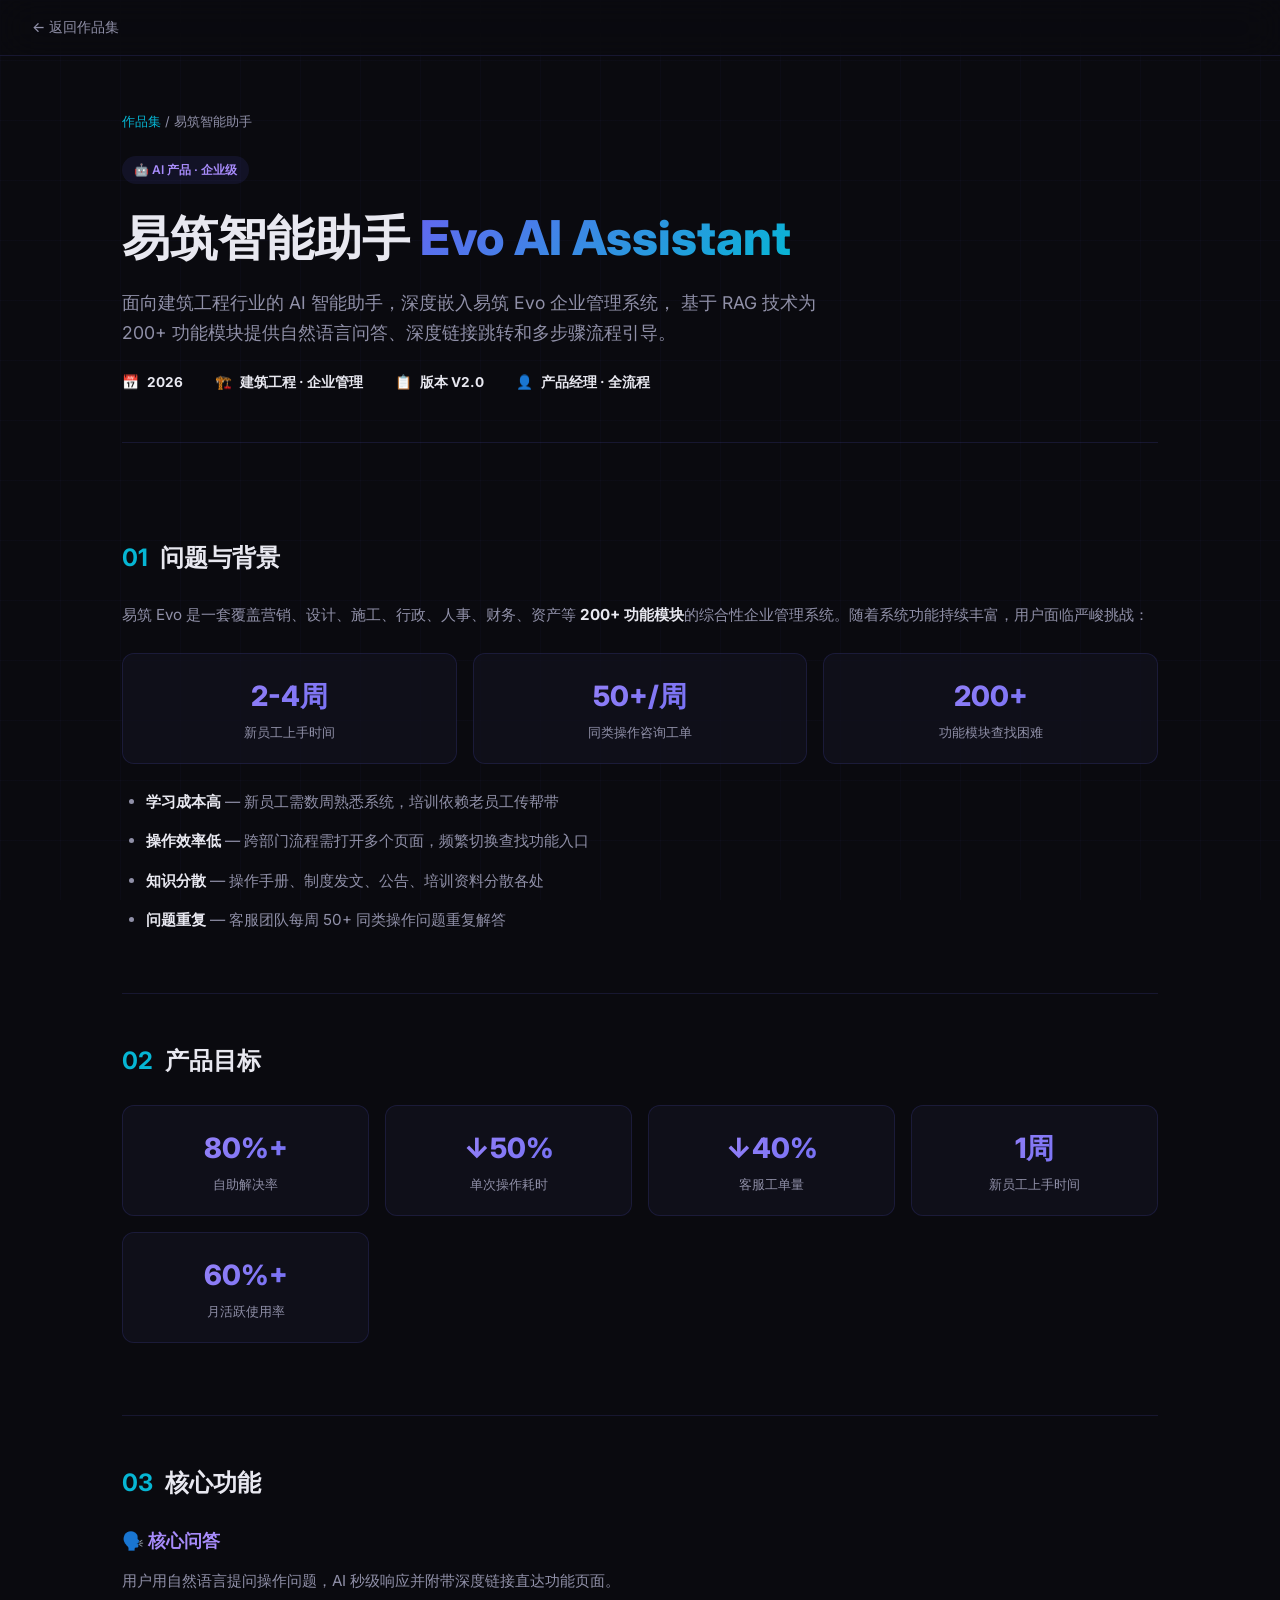
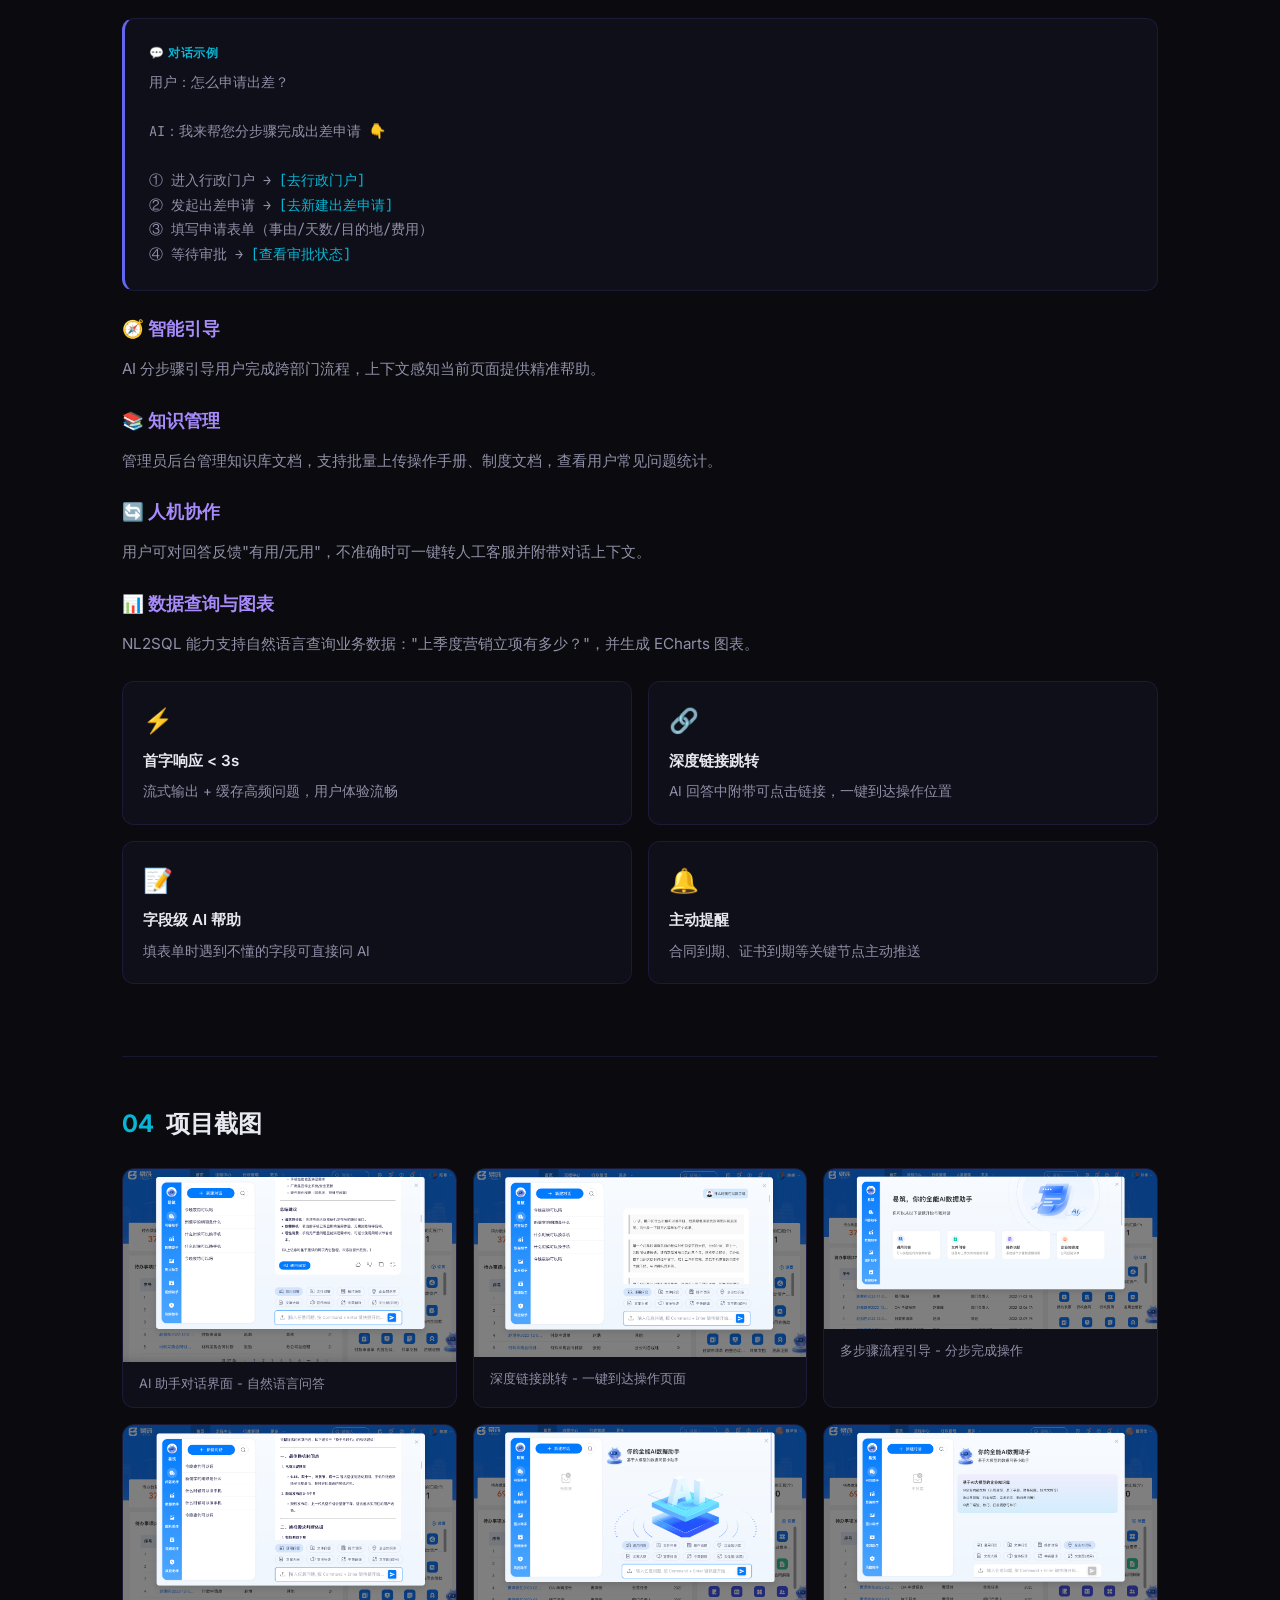
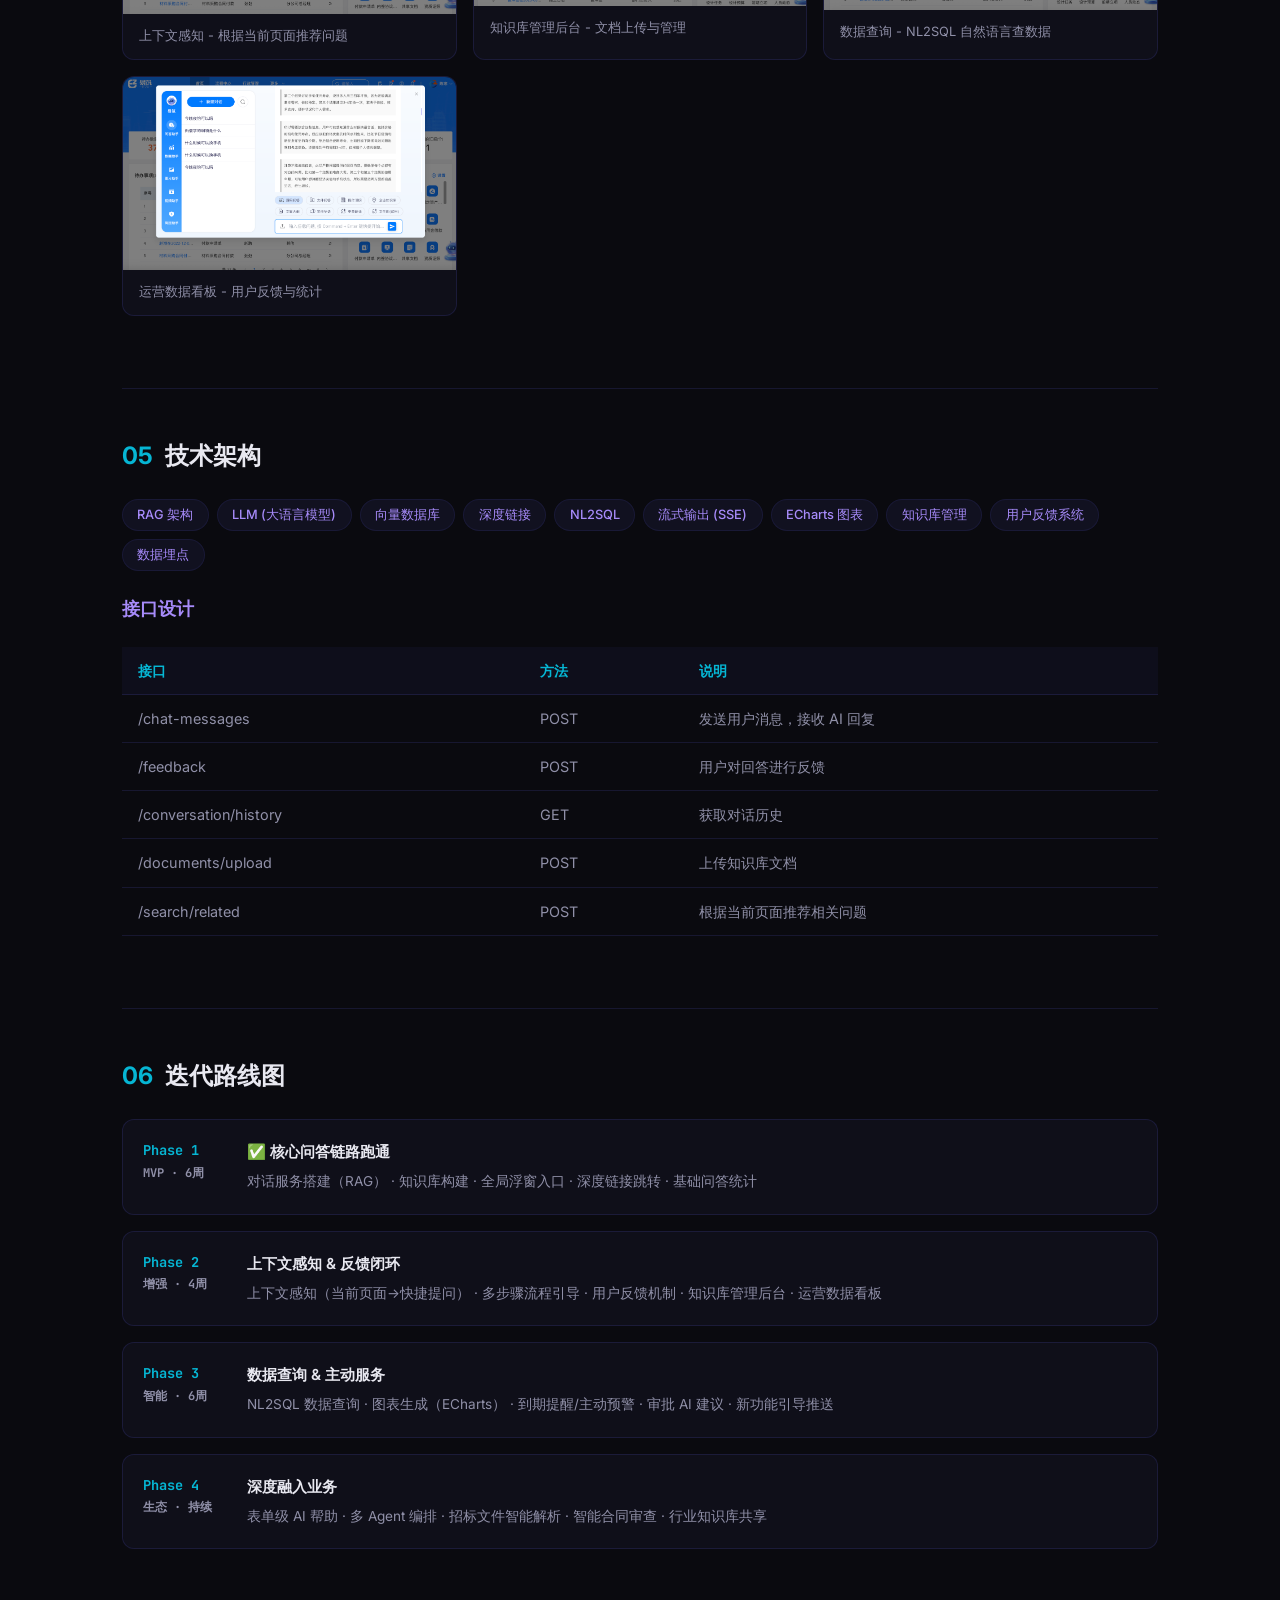
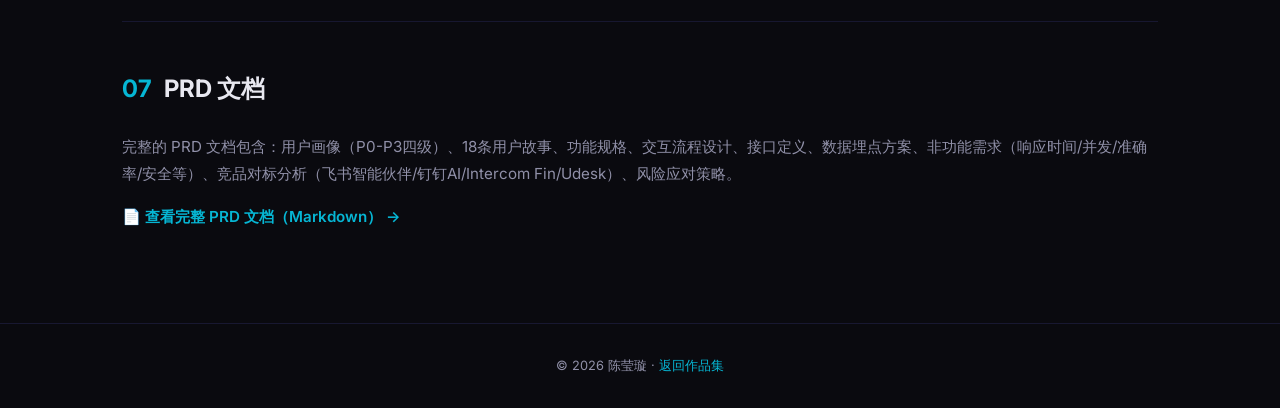
<file: project-evo.html>
<!DOCTYPE html>
<html lang="zh-CN">
<head>
    <meta charset="UTF-8" />
    <meta name="viewport" content="width=device-width, initial-scale=1.0" />
    <title>易筑智能助手 - 陈莹璇 | AI 产品经理</title>
    <link rel="preconnect" href="https://fonts.googleapis.com" />
    <link rel="preconnect" href="https://fonts.gstatic.com" crossorigin />
    <link href="https://fonts.googleapis.com/css2?family=Inter:opsz,wght@14..32,300;14..32,400;14..32,500;14..32,600;14..32,700;14..32,800&family=JetBrains+Mono:wght@400;500;600&display=swap" rel="stylesheet" />
    <style>
        :root {
            --bg-primary: #0a0a0f; --bg-secondary: #12121a;
            --bg-card: rgba(18,18,30,0.7);
            --text-primary: #e8e8f0; --text-secondary: #9090a8;
            --accent-1: #6366f1; --accent-2: #06b6d4; --accent-3: #a78bfa;
            --gradient-1: linear-gradient(135deg,#6366f1,#06b6d4);
            --gradient-2: linear-gradient(135deg,#a78bfa,#6366f1);
            --border-color: rgba(99,102,241,0.15);
            --glow: 0 0 40px rgba(99,102,241,0.15);
        }
        * { margin: 0; padding: 0; box-sizing: border-box; }
        html { scroll-behavior: smooth; }
        body {
            font-family: 'Inter',-apple-system,sans-serif;
            background: var(--bg-primary);
            color: var(--text-primary);
            line-height: 1.6;
        }
        .grid-bg {
            position: fixed; top:0; left:0; width:100vw; height:100vh;
            background-image: linear-gradient(rgba(99,102,241,0.03) 1px, transparent 1px),
                linear-gradient(90deg, rgba(99,102,241,0.03) 1px, transparent 1px);
            background-size: 60px 60px; z-index: 0; pointer-events: none;
        }

        /* Navigation */
        .top-bar {
            position: fixed; top:0; left:0; right:0; z-index:100;
            height: 56px;
            display: flex; align-items: center;
            backdrop-filter: blur(20px);
            background: rgba(10,10,15,0.6);
            border-bottom: 1px solid var(--border-color);
            padding: 0 2rem;
        }
        .top-bar a {
            color: var(--text-secondary); text-decoration: none;
            font-size: 0.875rem; font-weight: 500;
            display: flex; align-items: center; gap: 0.5rem;
            transition: color 0.3s;
        }
        .top-bar a:hover { color: var(--text-primary); }

        .main { position: relative; z-index: 1; max-width: 1100px; margin: 0 auto; padding: 0 2rem; }

        /* Hero */
        .project-hero {
            padding: 7rem 0 3rem;
            border-bottom: 1px solid var(--border-color);
            margin-bottom: 3rem;
        }
        .project-hero .breadcrumb {
            font-size: 0.8rem; color: var(--text-secondary); margin-bottom: 1.5rem;
        }
        .project-hero .breadcrumb a { color: var(--accent-2); text-decoration: none; }
        .project-hero .breadcrumb a:hover { text-decoration: underline; }
        .project-hero .badge {
            display: inline-block;
            padding: 0.25rem 0.75rem;
            border-radius: 100px;
            font-size: 0.75rem; font-weight: 600;
            background: rgba(99,102,241,0.1);
            color: var(--accent-3);
            margin-bottom: 1rem;
        }
        .project-hero h1 {
            font-size: clamp(2rem,4vw,3rem);
            font-weight: 800;
            margin-bottom: 0.75rem;
        }
        .project-hero h1 .gradient-text {
            background: var(--gradient-1);
            -webkit-background-clip: text; -webkit-text-fill-color: transparent;
        }
        .project-hero .subtitle {
            font-size: 1.1rem; color: var(--text-secondary);
            max-width: 700px; line-height: 1.7;
        }
        .project-meta {
            display: flex; gap: 2rem; flex-wrap: wrap;
            margin-top: 1.5rem;
        }
        .project-meta .meta-item {
            display: flex; align-items: center; gap: 0.5rem;
            font-size: 0.85rem; color: var(--text-secondary);
        }
        .project-meta .meta-item strong { color: var(--text-primary); }

        /* Section */
        .detail-section {
            padding: 3rem 0;
            border-bottom: 1px solid var(--border-color);
        }
        .detail-section:last-of-type { border-bottom: none; }
        .detail-section h2 {
            font-size: 1.5rem; font-weight: 700;
            margin-bottom: 1.5rem;
            display: flex; align-items: center; gap: 0.75rem;
        }
        .detail-section h2 .accent { color: var(--accent-2); }
        .detail-section h3 {
            font-size: 1.1rem; font-weight: 600;
            margin: 1.5rem 0 0.75rem;
            color: var(--accent-3);
        }
        .detail-section p, .detail-section li {
            color: var(--text-secondary);
            font-size: 0.95rem;
            line-height: 1.8;
            margin-bottom: 0.75rem;
        }
        .detail-section ul, .detail-section ol { padding-left: 1.5rem; }
        .detail-section strong { color: var(--text-primary); }

        /* PRD Quote Block */
        .prd-block {
            background: var(--bg-card);
            border: 1px solid var(--border-color);
            border-left: 3px solid var(--accent-1);
            border-radius: 12px;
            padding: 1.5rem;
            margin: 1.5rem 0;
        }
        .prd-block .prd-label {
            font-size: 0.75rem;
            font-weight: 600;
            text-transform: uppercase;
            letter-spacing: 0.05em;
            color: var(--accent-2);
            margin-bottom: 0.5rem;
        }

        /* Metrics Grid */
        .metrics-grid {
            display: grid;
            grid-template-columns: repeat(auto-fit, minmax(200px, 1fr));
            gap: 1rem;
            margin: 1.5rem 0;
        }
        .metric-card {
            background: var(--bg-card);
            border: 1px solid var(--border-color);
            border-radius: 12px;
            padding: 1.25rem;
            text-align: center;
        }
        .metric-card .value {
            font-size: 1.75rem; font-weight: 800;
            background: var(--gradient-2);
            -webkit-background-clip: text; -webkit-text-fill-color: transparent;
        }
        .metric-card .label {
            font-size: 0.8rem; color: var(--text-secondary);
            margin-top: 0.25rem;
        }

        /* Feature Grid */
        .feature-grid {
            display: grid;
            grid-template-columns: 1fr 1fr;
            gap: 1rem;
            margin: 1.5rem 0;
        }
        .feature-item {
            background: var(--bg-card);
            border: 1px solid var(--border-color);
            border-radius: 12px;
            padding: 1.25rem;
        }
        .feature-item .icon { font-size: 1.5rem; margin-bottom: 0.5rem; }
        .feature-item h4 { font-size: 0.95rem; font-weight: 600; margin-bottom: 0.4rem; }
        .feature-item p { font-size: 0.85rem; margin-bottom: 0; }

        /* Screenshots Gallery */
        .gallery {
            display: grid;
            grid-template-columns: repeat(auto-fit, minmax(320px, 1fr));
            gap: 1rem;
            margin: 1.5rem 0;
        }
        .gallery-item {
            border-radius: 12px;
            overflow: hidden;
            border: 1px solid var(--border-color);
            background: var(--bg-card);
        }
        .gallery-item img {
            width: 100%; height: auto;
            display: block;
        }
        .gallery-item .caption {
            padding: 0.75rem 1rem;
            font-size: 0.8rem;
            color: var(--text-secondary);
        }

        /* Tech Tags */
        .tech-tags {
            display: flex; flex-wrap: wrap; gap: 0.5rem;
            margin: 1rem 0;
        }
        .tech-tags span {
            padding: 0.3rem 0.9rem;
            border-radius: 100px;
            font-size: 0.8rem; font-weight: 500;
            background: rgba(99,102,241,0.08);
            color: var(--accent-3);
            border: 1px solid rgba(99,102,241,0.1);
        }

        /* Table */
        .spec-table {
            width: 100%; border-collapse: collapse;
            margin: 1.5rem 0;
            font-size: 0.9rem;
        }
        .spec-table th, .spec-table td {
            padding: 0.75rem 1rem;
            text-align: left;
            border-bottom: 1px solid var(--border-color);
        }
        .spec-table th {
            color: var(--accent-2);
            font-weight: 600;
            background: rgba(99,102,241,0.05);
        }
        .spec-table td { color: var(--text-secondary); }

        /* Roadmap */
        .roadmap {
            display: flex; flex-direction: column; gap: 1rem;
            margin: 1.5rem 0;
        }
        .roadmap-item {
            display: flex; gap: 1.5rem;
            background: var(--bg-card);
            border: 1px solid var(--border-color);
            border-radius: 12px;
            padding: 1.25rem;
        }
        .roadmap-item .phase {
            font-weight: 700;
            font-size: 0.85rem;
            color: var(--accent-2);
            min-width: 80px;
            font-family: 'JetBrains Mono', monospace;
        }
        .roadmap-item .phase-desc h4 { font-size: 0.95rem; font-weight: 600; margin-bottom: 0.3rem; }
        .roadmap-item .phase-desc p { font-size: 0.85rem; margin-bottom: 0; }
        .roadmap-item .phase-desc .done { color: #10b981; }
        .roadmap-item .phase-desc .todo { color: var(--text-secondary); }

        /* Footer */
        footer {
            text-align: center;
            padding: 2rem;
            color: var(--text-secondary);
            font-size: 0.8rem;
            border-top: 1px solid var(--border-color);
            margin-top: 2rem;
        }

        @media (max-width: 768px) {
            .feature-grid { grid-template-columns: 1fr; }
            .gallery { grid-template-columns: 1fr; }
            .project-hero { padding-top: 5rem; }
            .main { padding: 0 1.25rem; }
            .roadmap-item { flex-direction: column; gap: 0.5rem; }
        }
    </style>
</head>
<body>
<div class="grid-bg"></div>

<div class="top-bar">
    <a href="portfolio.html">← 返回作品集</a>
</div>

<div class="main">

<!-- Hero -->
<div class="project-hero">
    <div class="breadcrumb"><a href="portfolio.html">作品集</a> / 易筑智能助手</div>
    <div class="badge">🤖 AI 产品 · 企业级</div>
    <h1>易筑智能助手 <span class="gradient-text">Evo AI Assistant</span></h1>
    <p class="subtitle">
        面向建筑工程行业的 AI 智能助手，深度嵌入易筑 Evo 企业管理系统，
        基于 RAG 技术为 200+ 功能模块提供自然语言问答、深度链接跳转和多步骤流程引导。
    </p>
    <div class="project-meta">
        <div class="meta-item">📅 <strong>2026</strong></div>
        <div class="meta-item">🏗️ <strong>建筑工程 · 企业管理</strong></div>
        <div class="meta-item">📋 <strong>版本 V2.0</strong></div>
        <div class="meta-item">👤 <strong>产品经理 · 全流程</strong></div>
    </div>
</div>

<!-- Problem -->
<div class="detail-section">
    <h2><span class="accent">01</span> 问题与背景</h2>
    <p>
        易筑 Evo 是一套覆盖营销、设计、施工、行政、人事、财务、资产等
        <strong>200+ 功能模块</strong>的综合性企业管理系统。随着系统功能持续丰富，用户面临严峻挑战：
    </p>
    <div class="metrics-grid">
        <div class="metric-card">
            <div class="value">2-4周</div>
            <div class="label">新员工上手时间</div>
        </div>
        <div class="metric-card">
            <div class="value">50+/周</div>
            <div class="label">同类操作咨询工单</div>
        </div>
        <div class="metric-card">
            <div class="value">200+</div>
            <div class="label">功能模块查找困难</div>
        </div>
    </div>
    <ul>
        <li><strong>学习成本高</strong> — 新员工需数周熟悉系统，培训依赖老员工传帮带</li>
        <li><strong>操作效率低</strong> — 跨部门流程需打开多个页面，频繁切换查找功能入口</li>
        <li><strong>知识分散</strong> — 操作手册、制度发文、公告、培训资料分散各处</li>
        <li><strong>问题重复</strong> — 客服团队每周 50+ 同类操作问题重复解答</li>
    </ul>
</div>

<!-- Solution & Goals -->
<div class="detail-section">
    <h2><span class="accent">02</span> 产品目标</h2>
    <div class="metrics-grid">
        <div class="metric-card">
            <div class="value">80%+</div>
            <div class="label">自助解决率</div>
        </div>
        <div class="metric-card">
            <div class="value">↓50%</div>
            <div class="label">单次操作耗时</div>
        </div>
        <div class="metric-card">
            <div class="value">↓40%</div>
            <div class="label">客服工单量</div>
        </div>
        <div class="metric-card">
            <div class="value">1周</div>
            <div class="label">新员工上手时间</div>
        </div>
        <div class="metric-card">
            <div class="value">60%+</div>
            <div class="label">月活跃使用率</div>
        </div>
    </div>
</div>

<!-- Core Features -->
<div class="detail-section">
    <h2><span class="accent">03</span> 核心功能</h2>

    <h3>🗣️ 核心问答</h3>
    <p>用户用自然语言提问操作问题，AI 秒级响应并附带深度链接直达功能页面。</p>
    <div class="prd-block">
        <div class="prd-label">💬 对话示例</div>
        <p style="font-family:'JetBrains Mono',monospace;font-size:0.85rem;margin-bottom:0;">
用户：怎么申请出差？<br/><br/>
AI：我来帮您分步骤完成出差申请 👇<br/><br/>
① 进入行政门户 → <span style="color:var(--accent-2);">[去行政门户]</span><br/>
② 发起出差申请 → <span style="color:var(--accent-2);">[去新建出差申请]</span><br/>
③ 填写申请表单（事由/天数/目的地/费用）<br/>
④ 等待审批 → <span style="color:var(--accent-2);">[查看审批状态]</span>
        </p>
    </div>

    <h3>🧭 智能引导</h3>
    <p>AI 分步骤引导用户完成跨部门流程，上下文感知当前页面提供精准帮助。</p>

    <h3>📚 知识管理</h3>
    <p>管理员后台管理知识库文档，支持批量上传操作手册、制度文档，查看用户常见问题统计。</p>

    <h3>🔄 人机协作</h3>
    <p>用户可对回答反馈"有用/无用"，不准确时可一键转人工客服并附带对话上下文。</p>

    <h3>📊 数据查询与图表</h3>
    <p>NL2SQL 能力支持自然语言查询业务数据："上季度营销立项有多少？"，并生成 ECharts 图表。</p>

    <div class="feature-grid">
        <div class="feature-item">
            <div class="icon">⚡</div>
            <h4>首字响应 &lt; 3s</h4>
            <p>流式输出 + 缓存高频问题，用户体验流畅</p>
        </div>
        <div class="feature-item">
            <div class="icon">🔗</div>
            <h4>深度链接跳转</h4>
            <p>AI 回答中附带可点击链接，一键到达操作位置</p>
        </div>
        <div class="feature-item">
            <div class="icon">📝</div>
            <h4>字段级 AI 帮助</h4>
            <p>填表单时遇到不懂的字段可直接问 AI</p>
        </div>
        <div class="feature-item">
            <div class="icon">🔔</div>
            <h4>主动提醒</h4>
            <p>合同到期、证书到期等关键节点主动推送</p>
        </div>
    </div>
</div>

<!-- Screenshots -->
<div class="detail-section">
    <h2><span class="accent">04</span> 项目截图</h2>
    <div class="gallery">
        <div class="gallery-item">
            <img src="assets/evo/screenshot-1.png" alt="易筑智能助手截图1" loading="lazy" />
            <div class="caption">AI 助手对话界面 - 自然语言问答</div>
        </div>
        <div class="gallery-item">
            <img src="assets/evo/screenshot-2.png" alt="易筑智能助手截图2" loading="lazy" />
            <div class="caption">深度链接跳转 - 一键到达操作页面</div>
        </div>
        <div class="gallery-item">
            <img src="assets/evo/screenshot-3.png" alt="易筑智能助手截图3" loading="lazy" />
            <div class="caption">多步骤流程引导 - 分步完成操作</div>
        </div>
        <div class="gallery-item">
            <img src="assets/evo/screenshot-4.png" alt="易筑智能助手截图4" loading="lazy" />
            <div class="caption">上下文感知 - 根据当前页面推荐问题</div>
        </div>
        <div class="gallery-item">
            <img src="assets/evo/screenshot-5.png" alt="易筑智能助手截图5" loading="lazy" />
            <div class="caption">知识库管理后台 - 文档上传与管理</div>
        </div>
        <div class="gallery-item">
            <img src="assets/evo/screenshot-6.png" alt="易筑智能助手截图6" loading="lazy" />
            <div class="caption">数据查询 - NL2SQL 自然语言查数据</div>
        </div>
        <div class="gallery-item">
            <img src="assets/evo/screenshot-7.png" alt="易筑智能助手截图7" loading="lazy" />
            <div class="caption">运营数据看板 - 用户反馈与统计</div>
        </div>
    </div>
</div>

<!-- Tech Stack -->
<div class="detail-section">
    <h2><span class="accent">05</span> 技术架构</h2>
    <div class="tech-tags">
        <span>RAG 架构</span>
        <span>LLM (大语言模型)</span>
        <span>向量数据库</span>
        <span>深度链接</span>
        <span>NL2SQL</span>
        <span>流式输出 (SSE)</span>
        <span>ECharts 图表</span>
        <span>知识库管理</span>
        <span>用户反馈系统</span>
        <span>数据埋点</span>
    </div>
    <h3>接口设计</h3>
    <table class="spec-table">
        <thead><tr><th>接口</th><th>方法</th><th>说明</th></tr></thead>
        <tbody>
            <tr><td>/chat-messages</td><td>POST</td><td>发送用户消息，接收 AI 回复</td></tr>
            <tr><td>/feedback</td><td>POST</td><td>用户对回答进行反馈</td></tr>
            <tr><td>/conversation/history</td><td>GET</td><td>获取对话历史</td></tr>
            <tr><td>/documents/upload</td><td>POST</td><td>上传知识库文档</td></tr>
            <tr><td>/search/related</td><td>POST</td><td>根据当前页面推荐相关问题</td></tr>
        </tbody>
    </table>
</div>

<!-- Roadmap -->
<div class="detail-section">
    <h2><span class="accent">06</span> 迭代路线图</h2>
    <div class="roadmap">
        <div class="roadmap-item">
            <div class="phase">Phase 1<br/><span style="font-size:0.75rem;color:var(--text-secondary);">MVP · 6周</span></div>
            <div class="phase-desc">
                <h4>✅ 核心问答链路跑通</h4>
                <p>对话服务搭建（RAG） · 知识库构建 · 全局浮窗入口 · 深度链接跳转 · 基础问答统计</p>
            </div>
        </div>
        <div class="roadmap-item">
            <div class="phase">Phase 2<br/><span style="font-size:0.75rem;color:var(--text-secondary);">增强 · 4周</span></div>
            <div class="phase-desc">
                <h4>上下文感知 & 反馈闭环</h4>
                <p>上下文感知（当前页面→快捷提问） · 多步骤流程引导 · 用户反馈机制 · 知识库管理后台 · 运营数据看板</p>
            </div>
        </div>
        <div class="roadmap-item">
            <div class="phase">Phase 3<br/><span style="font-size:0.75rem;color:var(--text-secondary);">智能 · 6周</span></div>
            <div class="phase-desc">
                <h4>数据查询 & 主动服务</h4>
                <p>NL2SQL 数据查询 · 图表生成（ECharts） · 到期提醒/主动预警 · 审批 AI 建议 · 新功能引导推送</p>
            </div>
        </div>
        <div class="roadmap-item">
            <div class="phase">Phase 4<br/><span style="font-size:0.75rem;color:var(--text-secondary);">生态 · 持续</span></div>
            <div class="phase-desc">
                <h4>深度融入业务</h4>
                <p>表单级 AI 帮助 · 多 Agent 编排 · 招标文件智能解析 · 智能合同审查 · 行业知识库共享</p>
            </div>
        </div>
    </div>
</div>

<!-- PRD Document Link -->
<div class="detail-section">
    <h2><span class="accent">07</span> PRD 文档</h2>
    <p>完整的 PRD 文档包含：用户画像（P0-P3四级）、18条用户故事、功能规格、交互流程设计、接口定义、数据埋点方案、非功能需求（响应时间/并发/准确率/安全等）、竞品对标分析（飞书智能伙伴/钉钉AI/Intercom Fin/Udesk）、风险应对策略。</p>
    <p style="margin-top:1rem;">
        <a href="prd/易筑智能助手AI产品PRD.md" style="color:var(--accent-2);text-decoration:none;font-weight:600;" target="_blank">
            📄 查看完整 PRD 文档（Markdown） →
        </a>
    </p>
</div>

</div>

<footer>
    <p>© 2026 陈莹璇 · <a href="portfolio.html" style="color:var(--accent-2);text-decoration:none;">返回作品集</a></p>
</footer>

</body>
</html>
</file>
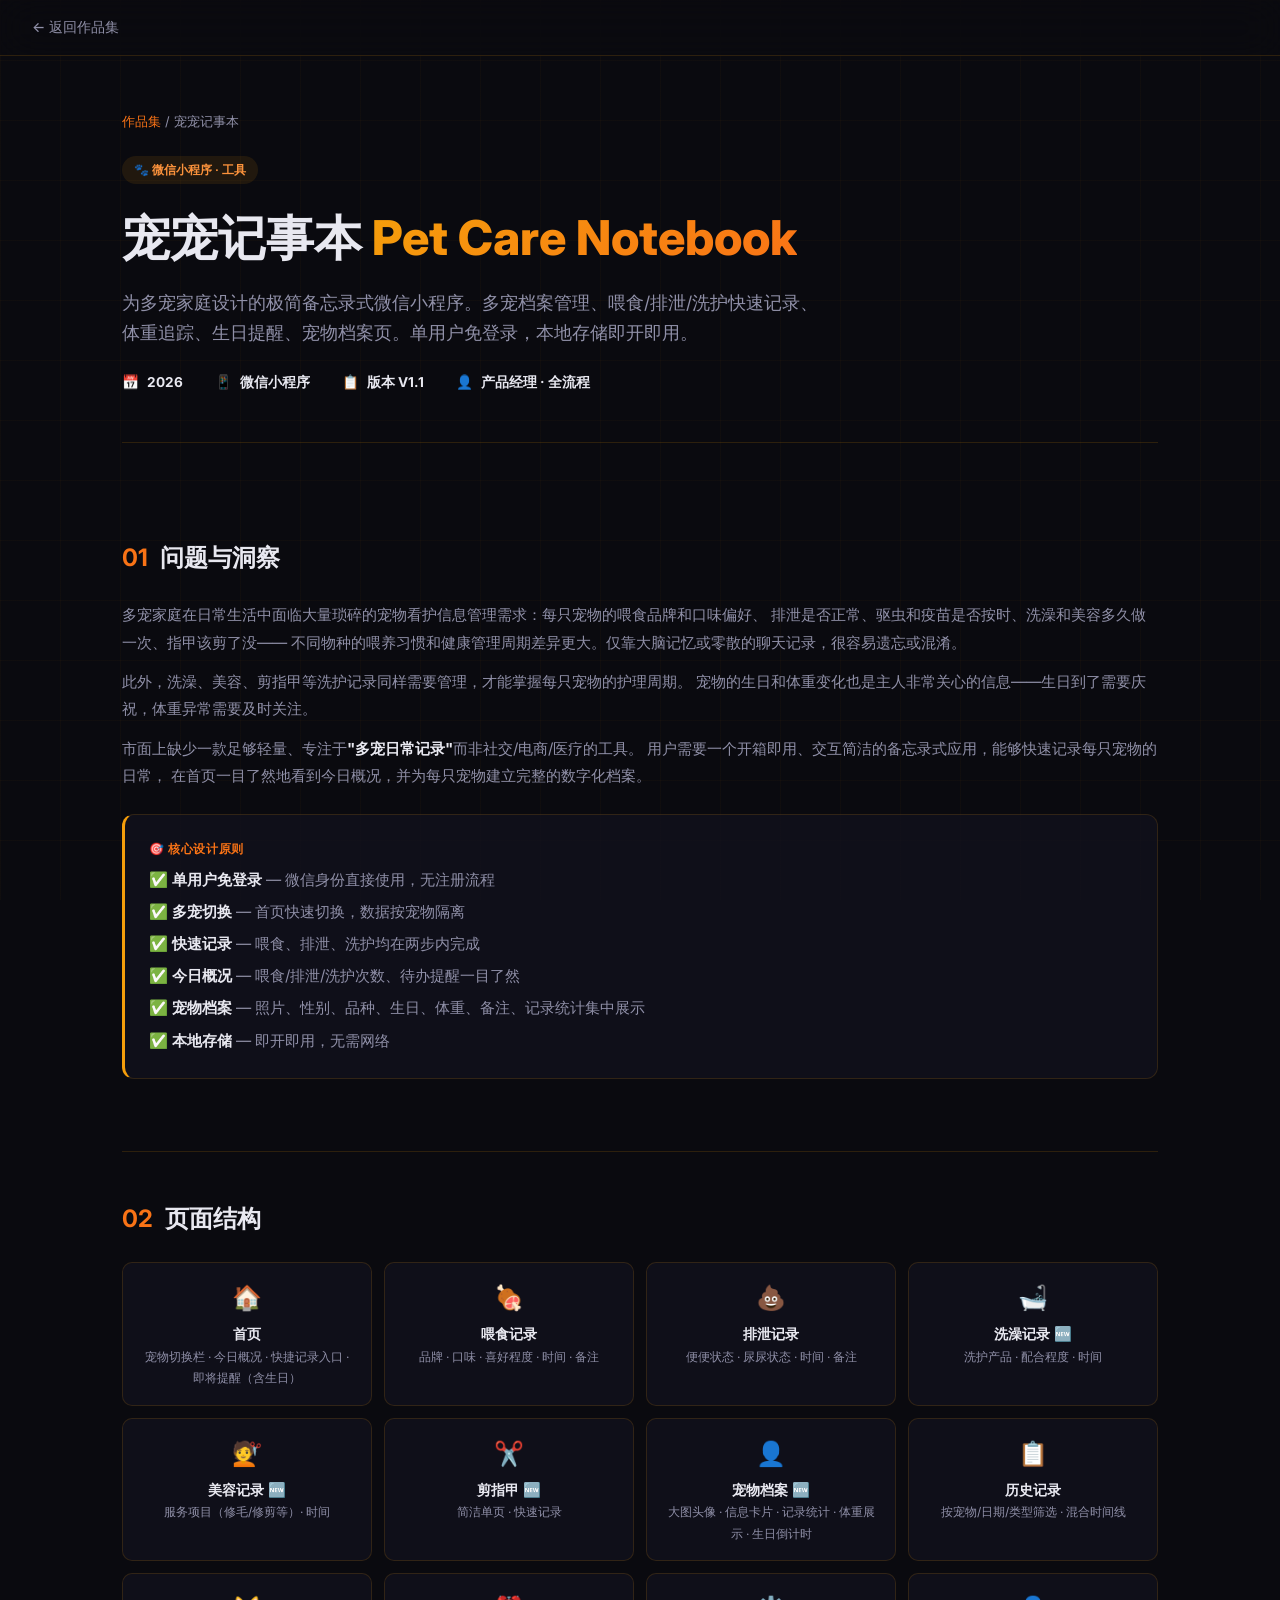
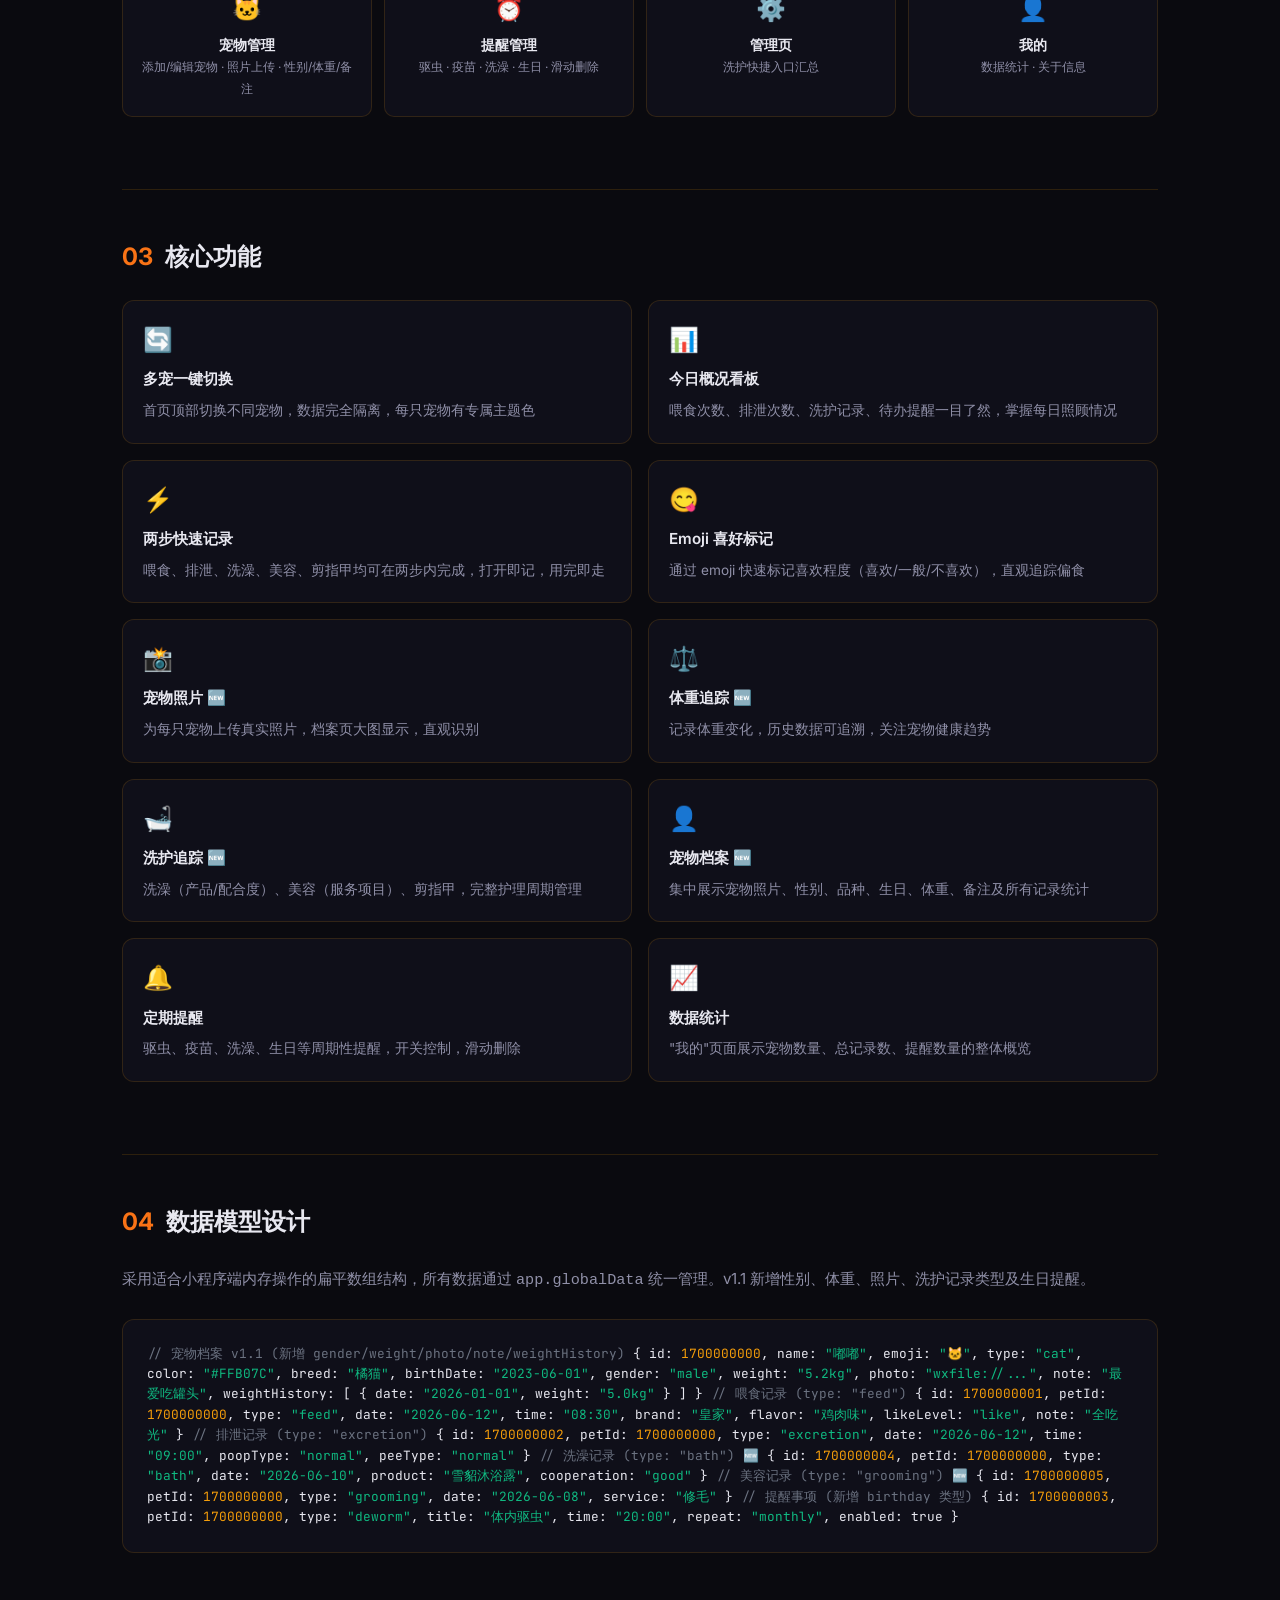
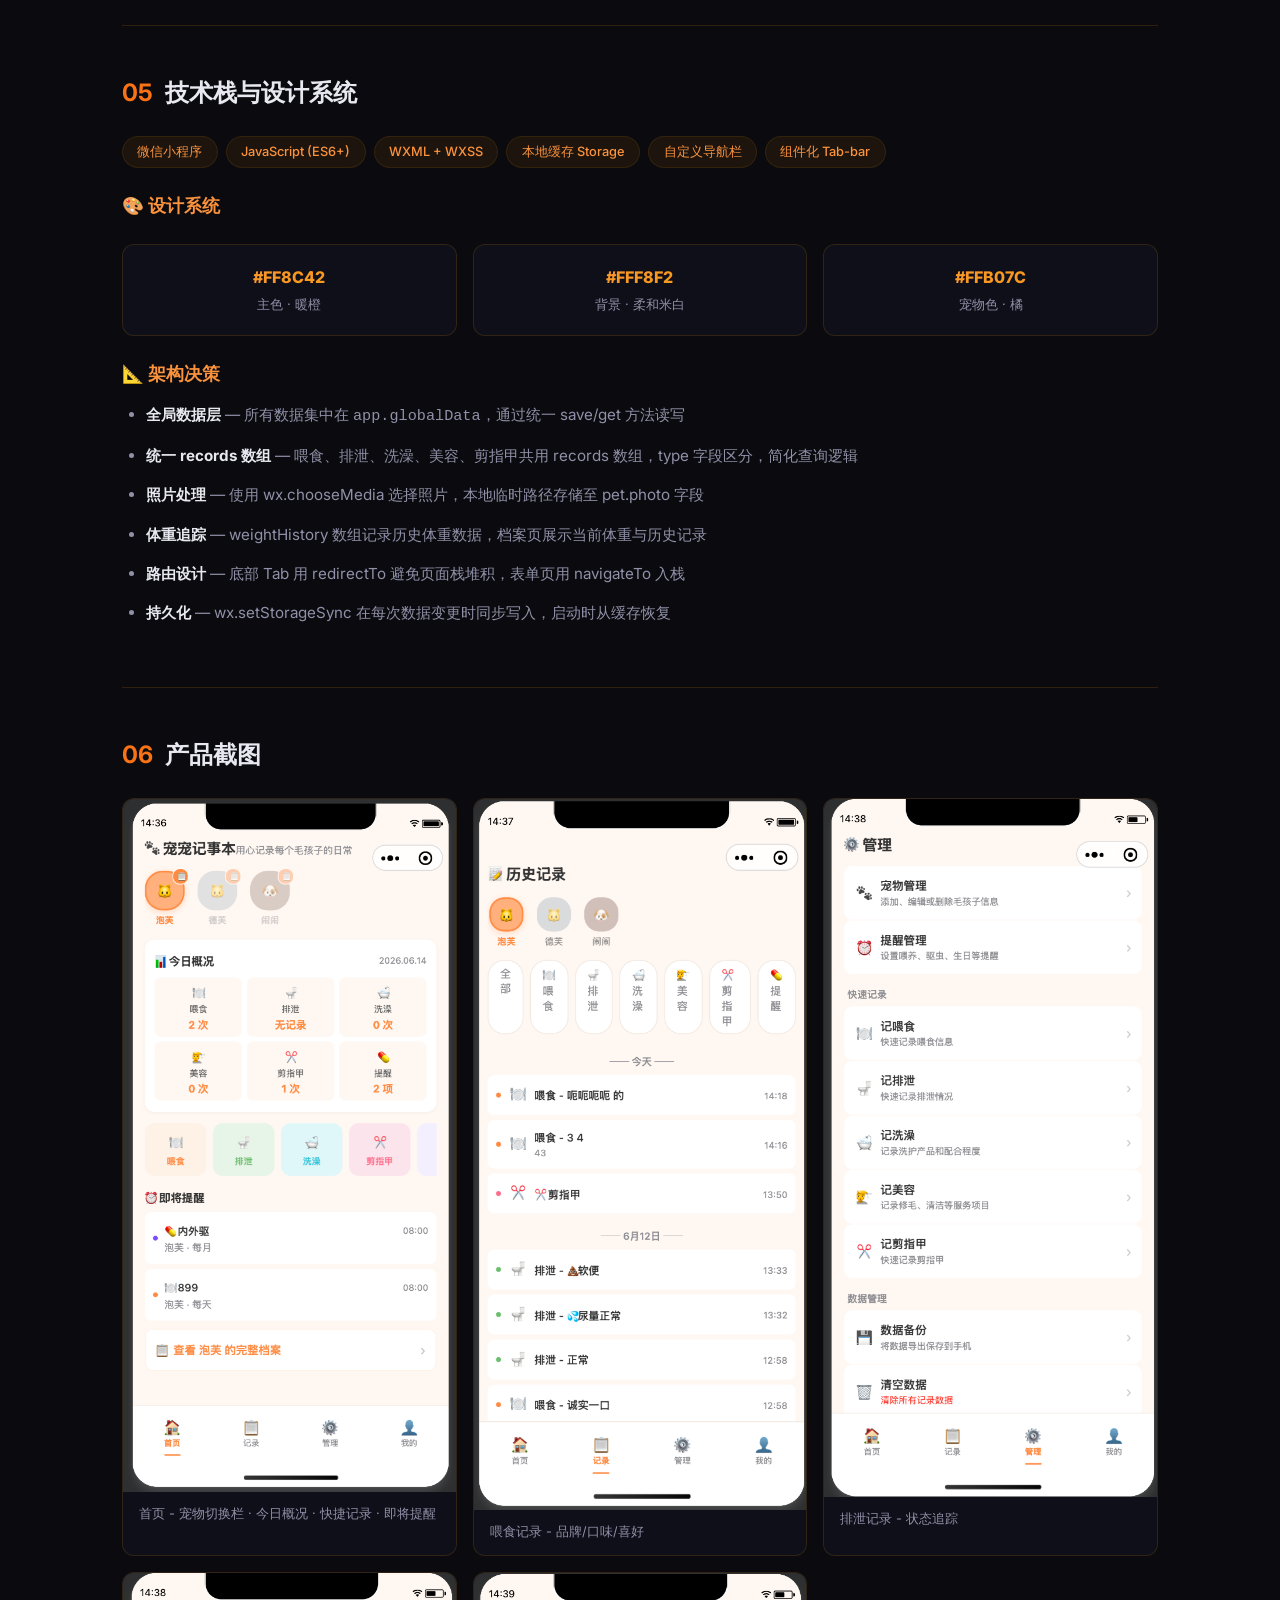
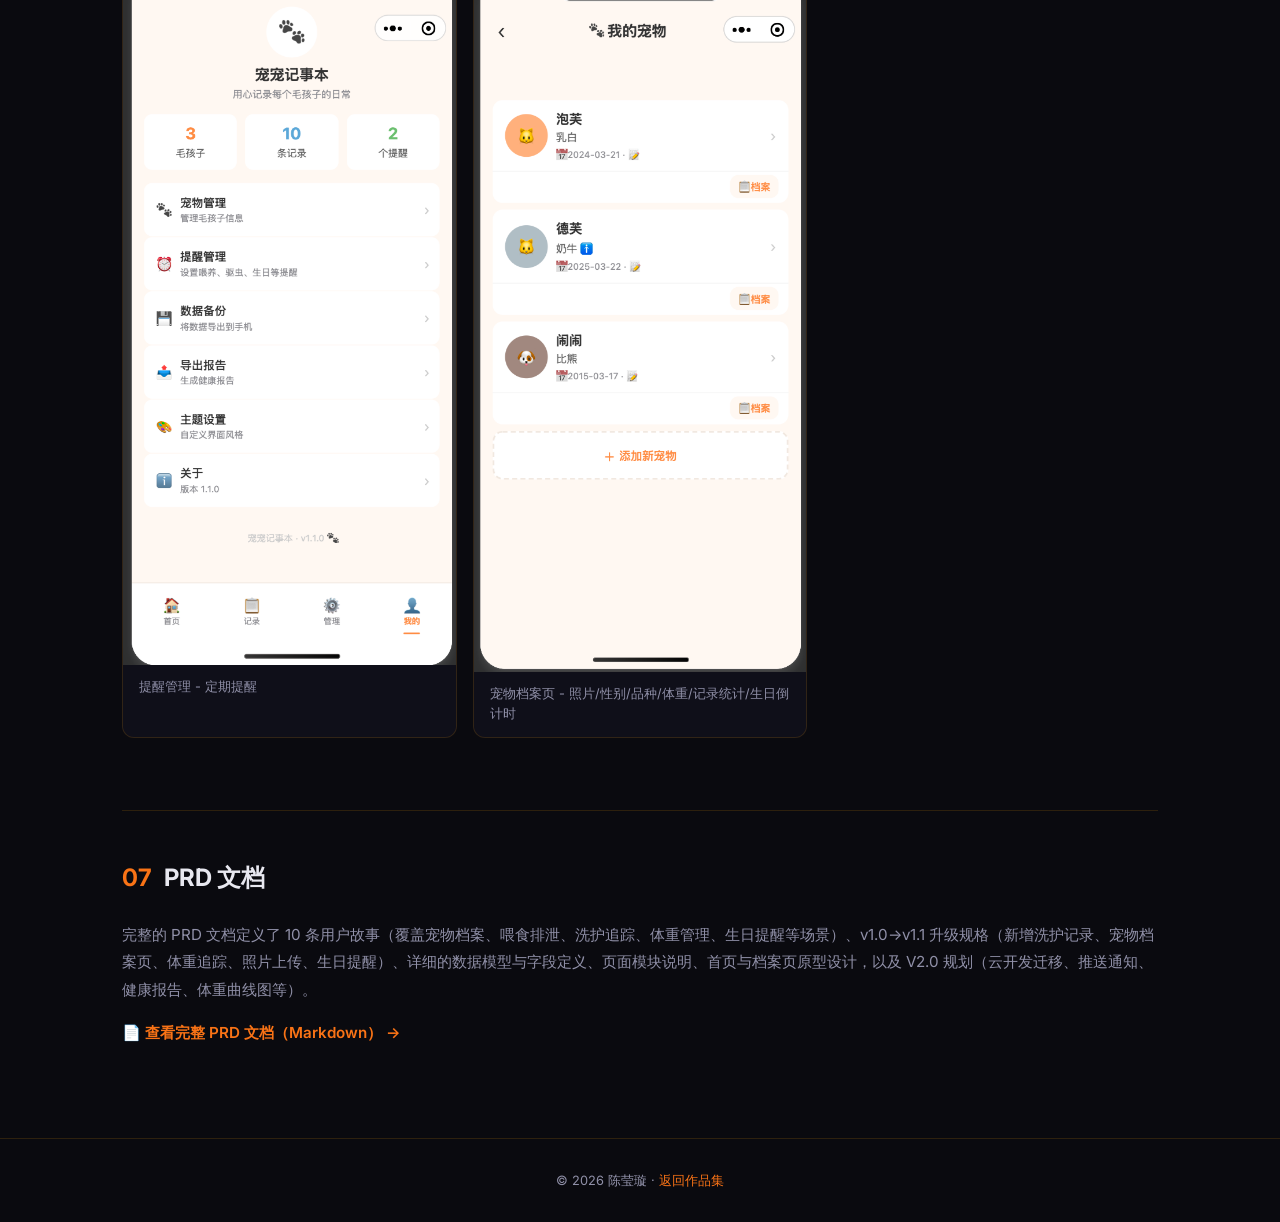
<file: project-pet.html>
<!DOCTYPE html>
<html lang="zh-CN">
<head>
    <meta charset="UTF-8" />
    <meta name="viewport" content="width=device-width, initial-scale=1.0" />
    <title>宠宠记事本 - 陈莹璇 | AI 产品经理</title>
    <link rel="preconnect" href="https://fonts.googleapis.com" />
    <link rel="preconnect" href="https://fonts.gstatic.com" crossorigin />
    <link href="https://fonts.googleapis.com/css2?family=Inter:opsz,wght@14..32,300;14..32,400;14..32,500;14..32,600;14..32,700;14..32,800&family=JetBrains+Mono:wght@400;500;600&display=swap" rel="stylesheet" />
    <style>
        :root {
            --bg-primary: #0a0a0f; --bg-secondary: #12121a;
            --bg-card: rgba(18,18,30,0.7);
            --text-primary: #e8e8f0; --text-secondary: #9090a8;
            --accent-1: #f59e0b; --accent-2: #f97316; --accent-3: #fb923c;
            --gradient-1: linear-gradient(135deg,#f59e0b,#f97316);
            --gradient-2: linear-gradient(135deg,#fb923c,#f59e0b);
            --border-color: rgba(245,158,11,0.15);
            --glow: 0 0 40px rgba(245,158,11,0.15);
        }
        * { margin:0; padding:0; box-sizing:border-box; }
        html { scroll-behavior:smooth; }
        body {
            font-family:'Inter',-apple-system,sans-serif;
            background:var(--bg-primary); color:var(--text-primary);
            line-height:1.6;
        }
        .grid-bg {
            position:fixed; top:0; left:0; width:100vw; height:100vh;
            background-image:linear-gradient(rgba(245,158,11,0.03) 1px, transparent 1px),
                linear-gradient(90deg, rgba(245,158,11,0.03) 1px, transparent 1px);
            background-size:60px 60px; z-index:0; pointer-events:none;
        }
        .top-bar {
            position:fixed; top:0; left:0; right:0; z-index:100;
            height:56px; display:flex; align-items:center;
            backdrop-filter:blur(20px); background:rgba(10,10,15,0.6);
            border-bottom:1px solid var(--border-color); padding:0 2rem;
        }
        .top-bar a {
            color:var(--text-secondary); text-decoration:none;
            font-size:0.875rem; font-weight:500;
            display:flex; align-items:center; gap:0.5rem; transition:color 0.3s;
        }
        .top-bar a:hover { color:var(--text-primary); }
        .main { position:relative; z-index:1; max-width:1100px; margin:0 auto; padding:0 2rem; }

        .project-hero {
            padding:7rem 0 3rem; border-bottom:1px solid var(--border-color); margin-bottom:3rem;
        }
        .project-hero .breadcrumb { font-size:0.8rem; color:var(--text-secondary); margin-bottom:1.5rem; }
        .project-hero .breadcrumb a { color:var(--accent-2); text-decoration:none; }
        .project-hero .breadcrumb a:hover { text-decoration:underline; }
        .project-hero .badge {
            display:inline-block; padding:0.25rem 0.75rem; border-radius:100px;
            font-size:0.75rem; font-weight:600;
            background:rgba(245,158,11,0.1); color:var(--accent-3); margin-bottom:1rem;
        }
        .project-hero h1 { font-size:clamp(2rem,4vw,3rem); font-weight:800; margin-bottom:0.75rem; }
        .project-hero h1 .gradient-text {
            background:var(--gradient-1);
            -webkit-background-clip:text; -webkit-text-fill-color:transparent;
        }
        .project-hero .subtitle {
            font-size:1.1rem; color:var(--text-secondary); max-width:700px; line-height:1.7;
        }
        .project-meta {
            display:flex; gap:2rem; flex-wrap:wrap; margin-top:1.5rem;
        }
        .project-meta .meta-item {
            display:flex; align-items:center; gap:0.5rem;
            font-size:0.85rem; color:var(--text-secondary);
        }
        .project-meta .meta-item strong { color:var(--text-primary); }

        .detail-section { padding:3rem 0; border-bottom:1px solid var(--border-color); }
        .detail-section:last-of-type { border-bottom:none; }
        .detail-section h2 {
            font-size:1.5rem; font-weight:700; margin-bottom:1.5rem;
            display:flex; align-items:center; gap:0.75rem;
        }
        .detail-section h2 .accent { color:var(--accent-2); }
        .detail-section h3 { font-size:1.1rem; font-weight:600; margin:1.5rem 0 0.75rem; color:var(--accent-3); }
        .detail-section p, .detail-section li {
            color:var(--text-secondary); font-size:0.95rem; line-height:1.8; margin-bottom:0.75rem;
        }
        .detail-section ul, .detail-section ol { padding-left:1.5rem; }
        .detail-section strong { color:var(--text-primary); }

        .prd-block {
            background:var(--bg-card); border:1px solid var(--border-color);
            border-left:3px solid var(--accent-1); border-radius:12px;
            padding:1.5rem; margin:1.5rem 0;
        }
        .prd-block .prd-label {
            font-size:0.75rem; font-weight:600; text-transform:uppercase;
            letter-spacing:0.05em; color:var(--accent-2); margin-bottom:0.5rem;
        }

        .metrics-grid {
            display:grid; grid-template-columns:repeat(auto-fit,minmax(180px,1fr));
            gap:1rem; margin:1.5rem 0;
        }
        .metric-card {
            background:var(--bg-card); border:1px solid var(--border-color);
            border-radius:12px; padding:1.25rem; text-align:center;
        }
        .metric-card .value {
            font-size:1.5rem; font-weight:800;
            background:var(--gradient-2);
            -webkit-background-clip:text; -webkit-text-fill-color:transparent;
        }
        .metric-card .label { font-size:0.8rem; color:var(--text-secondary); margin-top:0.25rem; }

        .feature-grid { display:grid; grid-template-columns:1fr 1fr; gap:1rem; margin:1.5rem 0; }
        .feature-item {
            background:var(--bg-card); border:1px solid var(--border-color);
            border-radius:12px; padding:1.25rem;
        }
        .feature-item .icon { font-size:1.5rem; margin-bottom:0.5rem; }
        .feature-item h4 { font-size:0.95rem; font-weight:600; margin-bottom:0.4rem; }
        .feature-item p { font-size:0.85rem; margin-bottom:0; }

        .gallery {
            display:grid; grid-template-columns:repeat(auto-fit,minmax(280px,1fr));
            gap:1rem; margin:1.5rem 0;
        }
        .gallery-item {
            border-radius:12px; overflow:hidden;
            border:1px solid var(--border-color); background:var(--bg-card);
        }
        .gallery-item img {
            width:100%; height:auto; display:block;
        }
        .gallery-item .caption { padding:0.75rem 1rem; font-size:0.8rem; color:var(--text-secondary); }

        .tech-tags { display:flex; flex-wrap:wrap; gap:0.5rem; margin:1rem 0; }
        .tech-tags span {
            padding:0.3rem 0.9rem; border-radius:100px; font-size:0.8rem; font-weight:500;
            background:rgba(245,158,11,0.08); color:var(--accent-3);
            border:1px solid rgba(245,158,11,0.1);
        }

        .data-model {
            background:var(--bg-card); border:1px solid var(--border-color);
            border-radius:12px; padding:1.5rem; margin:1.5rem 0;
            font-family:'JetBrains Mono',monospace; font-size:0.8rem; line-height:1.6;
            overflow-x:auto;
        }
        .data-model .comment { color:#6b7280; }
        .data-model .key { color:var(--accent-2); }
        .data-model .string { color:#10b981; }
        .data-model .number { color:#f59e0b; }

        .page-structure {
            display:grid; grid-template-columns:repeat(auto-fit,minmax(200px,1fr));
            gap:0.75rem; margin:1.5rem 0;
        }
        .page-card {
            background:var(--bg-card); border:1px solid var(--border-color);
            border-radius:10px; padding:1rem; text-align:center;
        }
        .page-card .emoji { font-size:1.5rem; margin-bottom:0.3rem; }
        .page-card h4 { font-size:0.9rem; font-weight:600; }
        .page-card p { font-size:0.75rem; margin-bottom:0; }

        footer {
            text-align:center; padding:2rem; color:var(--text-secondary);
            font-size:0.8rem; border-top:1px solid var(--border-color); margin-top:2rem;
        }

        @media (max-width:768px) {
            .feature-grid { grid-template-columns:1fr; }
            .project-hero { padding-top:5rem; }
            .main { padding:0 1.25rem; }
        }
    </style>
</head>
<body>
<div class="grid-bg"></div>

<div class="top-bar">
    <a href="portfolio.html">← 返回作品集</a>
</div>

<div class="main">

<div class="project-hero">
    <div class="breadcrumb"><a href="portfolio.html">作品集</a> / 宠宠记事本</div>
    <div class="badge">🐾 微信小程序 · 工具</div>
    <h1>宠宠记事本 <span class="gradient-text">Pet Care Notebook</span></h1>
    <p class="subtitle">
        为多宠家庭设计的极简备忘录式微信小程序。多宠档案管理、喂食/排泄/洗护快速记录、
        体重追踪、生日提醒、宠物档案页。单用户免登录，本地存储即开即用。
    </p>
    <div class="project-meta">
        <div class="meta-item">📅 <strong>2026</strong></div>
        <div class="meta-item">📱 <strong>微信小程序</strong></div>
        <div class="meta-item">📋 <strong>版本 V1.1</strong></div>
        <div class="meta-item">👤 <strong>产品经理 · 全流程</strong></div>
    </div>
</div>

<!-- Problem -->
<div class="detail-section">
    <h2><span class="accent">01</span> 问题与洞察</h2>
    <p>
        多宠家庭在日常生活中面临大量琐碎的宠物看护信息管理需求：每只宠物的喂食品牌和口味偏好、
        排泄是否正常、驱虫和疫苗是否按时、洗澡和美容多久做一次、指甲该剪了没——
        不同物种的喂养习惯和健康管理周期差异更大。仅靠大脑记忆或零散的聊天记录，很容易遗忘或混淆。
    </p>
    <p>
        此外，洗澡、美容、剪指甲等洗护记录同样需要管理，才能掌握每只宠物的护理周期。
        宠物的生日和体重变化也是主人非常关心的信息——生日到了需要庆祝，体重异常需要及时关注。
    </p>
    <p>
        市面上缺少一款足够轻量、专注于<strong>"多宠日常记录"</strong>而非社交/电商/医疗的工具。
        用户需要一个开箱即用、交互简洁的备忘录式应用，能够快速记录每只宠物的日常，
        在首页一目了然地看到今日概况，并为每只宠物建立完整的数字化档案。
    </p>
    <div class="prd-block">
        <div class="prd-label">🎯 核心设计原则</div>
        <p style="margin-bottom:0.3rem;">✅ <strong>单用户免登录</strong> — 微信身份直接使用，无注册流程</p>
        <p style="margin-bottom:0.3rem;">✅ <strong>多宠切换</strong> — 首页快速切换，数据按宠物隔离</p>
        <p style="margin-bottom:0.3rem;">✅ <strong>快速记录</strong> — 喂食、排泄、洗护均在两步内完成</p>
        <p style="margin-bottom:0.3rem;">✅ <strong>今日概况</strong> — 喂食/排泄/洗护次数、待办提醒一目了然</p>
        <p style="margin-bottom:0.3rem;">✅ <strong>宠物档案</strong> — 照片、性别、品种、生日、体重、备注、记录统计集中展示</p>
        <p style="margin-bottom:0;">✅ <strong>本地存储</strong> — 即开即用，无需网络</p>
    </div>
</div>

<!-- Pages -->
<div class="detail-section">
    <h2><span class="accent">02</span> 页面结构</h2>
    <div class="page-structure">
        <div class="page-card">
            <div class="emoji">🏠</div>
            <h4>首页</h4>
            <p>宠物切换栏 · 今日概况 · 快捷记录入口 · 即将提醒（含生日）</p>
        </div>
        <div class="page-card">
            <div class="emoji">🍖</div>
            <h4>喂食记录</h4>
            <p>品牌 · 口味 · 喜好程度 · 时间 · 备注</p>
        </div>
        <div class="page-card">
            <div class="emoji">💩</div>
            <h4>排泄记录</h4>
            <p>便便状态 · 尿尿状态 · 时间 · 备注</p>
        </div>
        <div class="page-card">
            <div class="emoji">🛁</div>
            <h4>洗澡记录 🆕</h4>
            <p>洗护产品 · 配合程度 · 时间</p>
        </div>
        <div class="page-card">
            <div class="emoji">💇</div>
            <h4>美容记录 🆕</h4>
            <p>服务项目（修毛/修剪等）· 时间</p>
        </div>
        <div class="page-card">
            <div class="emoji">✂️</div>
            <h4>剪指甲 🆕</h4>
            <p>简洁单页 · 快速记录</p>
        </div>
        <div class="page-card">
            <div class="emoji">👤</div>
            <h4>宠物档案 🆕</h4>
            <p>大图头像 · 信息卡片 · 记录统计 · 体重展示 · 生日倒计时</p>
        </div>
        <div class="page-card">
            <div class="emoji">📋</div>
            <h4>历史记录</h4>
            <p>按宠物/日期/类型筛选 · 混合时间线</p>
        </div>
        <div class="page-card">
            <div class="emoji">🐱</div>
            <h4>宠物管理</h4>
            <p>添加/编辑宠物 · 照片上传 · 性别/体重/备注</p>
        </div>
        <div class="page-card">
            <div class="emoji">⏰</div>
            <h4>提醒管理</h4>
            <p>驱虫 · 疫苗 · 洗澡 · 生日 · 滑动删除</p>
        </div>
        <div class="page-card">
            <div class="emoji">⚙️</div>
            <h4>管理页</h4>
            <p>洗护快捷入口汇总</p>
        </div>
        <div class="page-card">
            <div class="emoji">👤</div>
            <h4>我的</h4>
            <p>数据统计 · 关于信息</p>
        </div>
    </div>
</div>

<!-- Features -->
<div class="detail-section">
    <h2><span class="accent">03</span> 核心功能</h2>
    <div class="feature-grid">
        <div class="feature-item">
            <div class="icon">🔄</div>
            <h4>多宠一键切换</h4>
            <p>首页顶部切换不同宠物，数据完全隔离，每只宠物有专属主题色</p>
        </div>
        <div class="feature-item">
            <div class="icon">📊</div>
            <h4>今日概况看板</h4>
            <p>喂食次数、排泄次数、洗护记录、待办提醒一目了然，掌握每日照顾情况</p>
        </div>
        <div class="feature-item">
            <div class="icon">⚡</div>
            <h4>两步快速记录</h4>
            <p>喂食、排泄、洗澡、美容、剪指甲均可在两步内完成，打开即记，用完即走</p>
        </div>
        <div class="feature-item">
            <div class="icon">😋</div>
            <h4>Emoji 喜好标记</h4>
            <p>通过 emoji 快速标记喜欢程度（喜欢/一般/不喜欢），直观追踪偏食</p>
        </div>
        <div class="feature-item">
            <div class="icon">📸</div>
            <h4>宠物照片 🆕</h4>
            <p>为每只宠物上传真实照片，档案页大图显示，直观识别</p>
        </div>
        <div class="feature-item">
            <div class="icon">⚖️</div>
            <h4>体重追踪 🆕</h4>
            <p>记录体重变化，历史数据可追溯，关注宠物健康趋势</p>
        </div>
        <div class="feature-item">
            <div class="icon">🛁</div>
            <h4>洗护追踪 🆕</h4>
            <p>洗澡（产品/配合度）、美容（服务项目）、剪指甲，完整护理周期管理</p>
        </div>
        <div class="feature-item">
            <div class="icon">👤</div>
            <h4>宠物档案 🆕</h4>
            <p>集中展示宠物照片、性别、品种、生日、体重、备注及所有记录统计</p>
        </div>
        <div class="feature-item">
            <div class="icon">🔔</div>
            <h4>定期提醒</h4>
            <p>驱虫、疫苗、洗澡、生日等周期性提醒，开关控制，滑动删除</p>
        </div>
        <div class="feature-item">
            <div class="icon">📈</div>
            <h4>数据统计</h4>
            <p>"我的"页面展示宠物数量、总记录数、提醒数量的整体概览</p>
        </div>
    </div>
</div>

<!-- Data Model -->
<div class="detail-section">
    <h2><span class="accent">04</span> 数据模型设计</h2>
    <p>采用适合小程序端内存操作的扁平数组结构，所有数据通过 <code>app.globalData</code> 统一管理。v1.1 新增性别、体重、照片、洗护记录类型及生日提醒。</p>
    <div class="data-model">
<span class="comment">// 宠物档案 v1.1 (新增 gender/weight/photo/note/weightHistory)</span>
{ id: <span class="number">1700000000</span>, name: <span class="string">"嘟嘟"</span>,
  emoji: <span class="string">"🐱"</span>, type: <span class="string">"cat"</span>,
  color: <span class="string">"#FFB07C"</span>, breed: <span class="string">"橘猫"</span>,
  birthDate: <span class="string">"2023-06-01"</span>,
  gender: <span class="string">"male"</span>, weight: <span class="string">"5.2kg"</span>,
  photo: <span class="string">"wxfile://..."</span>, note: <span class="string">"最爱吃罐头"</span>,
  weightHistory: [ { date: <span class="string">"2026-01-01"</span>, weight: <span class="string">"5.0kg"</span> } ] }

<span class="comment">// 喂食记录 (type: "feed")</span>
{ id: <span class="number">1700000001</span>, petId: <span class="number">1700000000</span>,
  type: <span class="string">"feed"</span>, date: <span class="string">"2026-06-12"</span>,
  time: <span class="string">"08:30"</span>, brand: <span class="string">"皇家"</span>,
  flavor: <span class="string">"鸡肉味"</span>,
  likeLevel: <span class="string">"like"</span>, note: <span class="string">"全吃光"</span> }

<span class="comment">// 排泄记录 (type: "excretion")</span>
{ id: <span class="number">1700000002</span>, petId: <span class="number">1700000000</span>,
  type: <span class="string">"excretion"</span>, date: <span class="string">"2026-06-12"</span>,
  time: <span class="string">"09:00"</span>,
  poopType: <span class="string">"normal"</span>, peeType: <span class="string">"normal"</span> }

<span class="comment">// 洗澡记录 (type: "bath") 🆕</span>
{ id: <span class="number">1700000004</span>, petId: <span class="number">1700000000</span>,
  type: <span class="string">"bath"</span>, date: <span class="string">"2026-06-10"</span>,
  product: <span class="string">"雪貂沐浴露"</span>,
  cooperation: <span class="string">"good"</span> }

<span class="comment">// 美容记录 (type: "grooming") 🆕</span>
{ id: <span class="number">1700000005</span>, petId: <span class="number">1700000000</span>,
  type: <span class="string">"grooming"</span>, date: <span class="string">"2026-06-08"</span>,
  service: <span class="string">"修毛"</span> }

<span class="comment">// 提醒事项 (新增 birthday 类型)</span>
{ id: <span class="number">1700000003</span>, petId: <span class="number">1700000000</span>,
  type: <span class="string">"deworm"</span>, title: <span class="string">"体内驱虫"</span>,
  time: <span class="string">"20:00"</span>, repeat: <span class="string">"monthly"</span>,
  enabled: <span class="boolean">true</span> }
    </div>
</div>

<!-- Tech & Design -->
<div class="detail-section">
    <h2><span class="accent">05</span> 技术栈与设计系统</h2>
    <div class="tech-tags">
        <span>微信小程序</span>
        <span>JavaScript (ES6+)</span>
        <span>WXML + WXSS</span>
        <span>本地缓存 Storage</span>
        <span>自定义导航栏</span>
        <span>组件化 Tab-bar</span>
    </div>
    <h3>🎨 设计系统</h3>
    <div class="metrics-grid">
        <div class="metric-card">
            <div class="value" style="font-size:1rem;">#FF8C42</div>
            <div class="label">主色 · 暖橙</div>
        </div>
        <div class="metric-card">
            <div class="value" style="font-size:1rem;">#FFF8F2</div>
            <div class="label">背景 · 柔和米白</div>
        </div>
        <div class="metric-card">
            <div class="value" style="font-size:1rem;">#FFB07C</div>
            <div class="label">宠物色 · 橘</div>
        </div>
    </div>
    <h3>📐 架构决策</h3>
    <ul>
        <li><strong>全局数据层</strong> — 所有数据集中在 <code>app.globalData</code>，通过统一 save/get 方法读写</li>
        <li><strong>统一 records 数组</strong> — 喂食、排泄、洗澡、美容、剪指甲共用 records 数组，type 字段区分，简化查询逻辑</li>
        <li><strong>照片处理</strong> — 使用 wx.chooseMedia 选择照片，本地临时路径存储至 pet.photo 字段</li>
        <li><strong>体重追踪</strong> — weightHistory 数组记录历史体重数据，档案页展示当前体重与历史记录</li>
        <li><strong>路由设计</strong> — 底部 Tab 用 redirectTo 避免页面栈堆积，表单页用 navigateTo 入栈</li>
        <li><strong>持久化</strong> — wx.setStorageSync 在每次数据变更时同步写入，启动时从缓存恢复</li>
    </ul>
</div>

<!-- Screens -->
<div class="detail-section">
    <h2><span class="accent">06</span> 产品截图</h2>
    <div class="gallery">
        <div class="gallery-item">
            <img src="assets/pet/ScreenShot_1.png" alt="宠宠记事本截图1" loading="lazy" />
            <div class="caption">首页 - 宠物切换栏 · 今日概况 · 快捷记录 · 即将提醒</div>
        </div>
        <div class="gallery-item">
            <img src="assets/pet/ScreenShot_2.png" alt="宠宠记事本截图2" loading="lazy" />
            <div class="caption">喂食记录 - 品牌/口味/喜好</div>
        </div>
        <div class="gallery-item">
            <img src="assets/pet/ScreenShot_3.png" alt="宠宠记事本截图3" loading="lazy" />
            <div class="caption">排泄记录 - 状态追踪</div>
        </div>
        <div class="gallery-item">
            <img src="assets/pet/ScreenShot_4.png" alt="宠宠记事本截图4" loading="lazy" />
            <div class="caption">提醒管理 - 定期提醒</div>
        </div>
        <div class="gallery-item">
            <img src="assets/pet/ScreenShot_5.png" alt="宠宠记事本截图5" loading="lazy" />
            <div class="caption">宠物档案页 - 照片/性别/品种/体重/记录统计/生日倒计时</div>
        </div>
    </div>
</div>

<!-- PRD -->
<div class="detail-section">
    <h2><span class="accent">07</span> PRD 文档</h2>
    <p>完整的 PRD 文档定义了 10 条用户故事（覆盖宠物档案、喂食排泄、洗护追踪、体重管理、生日提醒等场景）、v1.0→v1.1 升级规格（新增洗护记录、宠物档案页、体重追踪、照片上传、生日提醒）、详细的数据模型与字段定义、页面模块说明、首页与档案页原型设计，以及 V2.0 规划（云开发迁移、推送通知、健康报告、体重曲线图等）。</p>
    <p style="margin-top:1rem;">
        <a href="prd/宠宠记事本PRD.md" style="color:var(--accent-2);text-decoration:none;font-weight:600;" target="_blank">
            📄 查看完整 PRD 文档（Markdown） →
        </a>
    </p>
</div>

</div>

<footer>
    <p>© 2026 陈莹璇 · <a href="portfolio.html" style="color:var(--accent-2);text-decoration:none;">返回作品集</a></p>
</footer>

</body>
</html>
</file>
